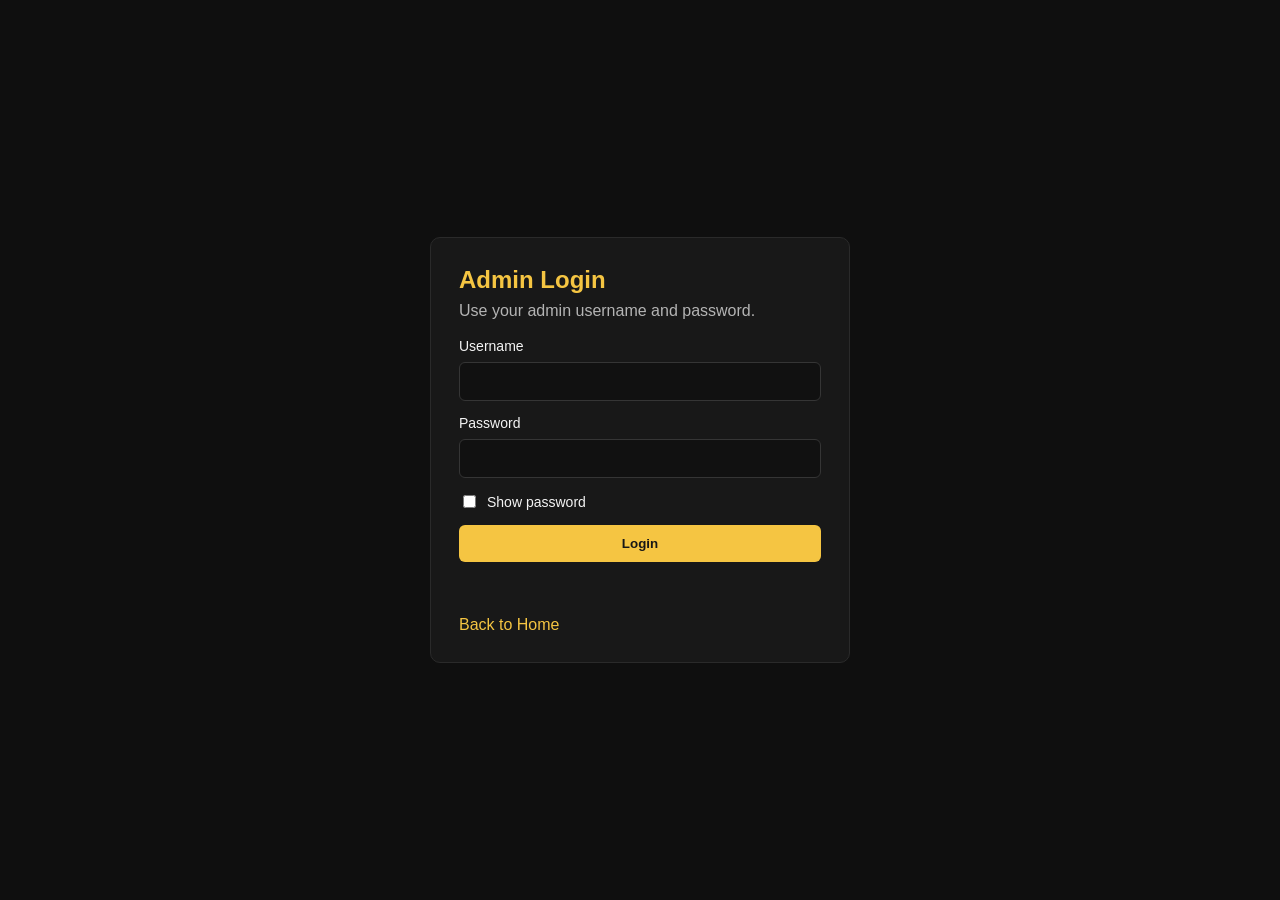
<file: frontend/admin-login.html>
<!DOCTYPE html>
<html lang="en">
<head>
  <meta charset="UTF-8">
  <meta name="viewport" content="width=device-width, initial-scale=1.0">
  <title>Admin Login | Cake Factory</title>
  <link rel="stylesheet" href="./assets/css/admin-login.css">
</head>
<body>
  <main class="admin-login-page">
    <section class="admin-login-card">
      <h1>Admin Login</h1>
      <p>Use your admin username and password.</p>

      <form id="adminLoginForm" novalidate>
        <label for="username">Username</label>
        <input id="username" type="text" required>

        <label for="password">Password</label>
        <input id="password" type="password" required>

        <label class="show-password">
          <input id="showPassword" type="checkbox">
          <span>Show password</span>
        </label>

        <button type="submit">Login</button>
        <p id="statusMessage" class="status-message" aria-live="polite"></p>
      </form>

      <a class="back-link" href="./index.html">Back to Home</a>
    </section>
  </main>

  <script src="./assets/js/admin-login.js"></script>
</body>
</html>
</file>
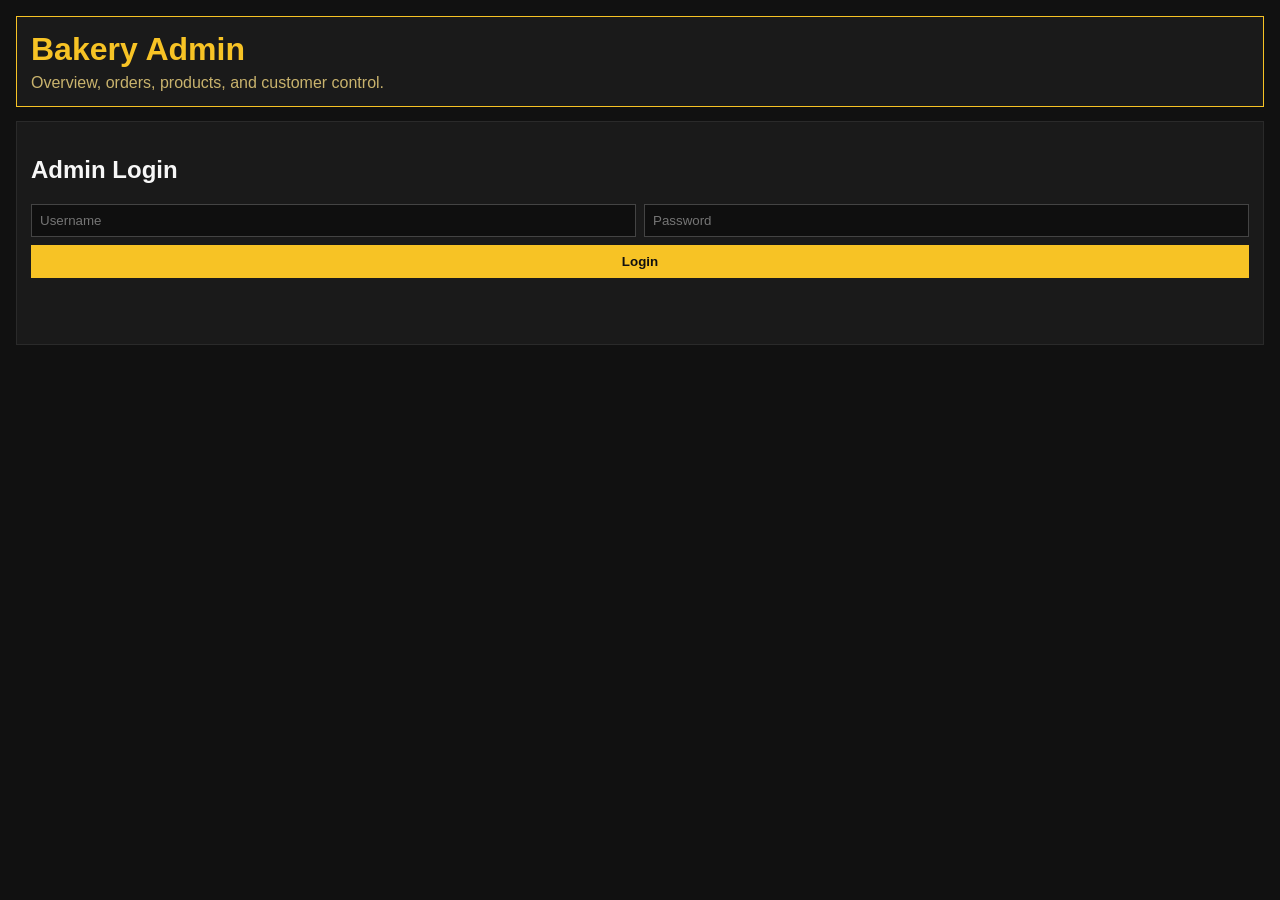
<file: src/main/resources/static/admin.html>
<!DOCTYPE html>
<html lang="en">
<head>
  <meta charset="UTF-8">
  <meta name="viewport" content="width=device-width, initial-scale=1.0">
  <title>Admin Panel | Cake Factory</title>
  <link rel="stylesheet" href="./assets/css/admin.css">
</head>
<body>
  <main class="shell">
    <header class="topbar">
      <h1>Bakery Admin</h1>
      <p>Overview, orders, products, and customer control.</p>
    </header>

    <nav id="admin-content-nav" class="panel hidden">
      <div class="nav-links">
        <a href="#overview">Overview</a>
        <a href="#operations">Operations</a>
        <a href="#products">Product Management</a>
        <a href="#customers">Customer Details</a>
        <a href="#reviews">Reviews</a>
        <button id="admin-logout-btn" class="btn" type="button">Logout</button>
      </div>
    </nav>

    <section id="admin-login-card" class="panel">
      <h2>Admin Login</h2>
      <form id="admin-login-form" class="grid two">
        <input id="admin-username" type="text" placeholder="Username" required>
        <input id="admin-password" type="password" placeholder="Password" required>
        <button class="btn primary full" type="submit">Login</button>
      </form>
      <p id="admin-login-status" class="status"></p>
    </section>

    <section id="admin-content" class="hidden">
      <section id="admin-notifications" class="panel">
        <div class="head">
          <button id="notification-toggle" class="notification-toggle" type="button" aria-expanded="false" aria-controls="notification-list">
            <h2>Notifications</h2>
            <span id="notification-count" class="badge">0</span>
            <span id="notification-caret" class="notification-caret">?</span>
          </button>
        </div>
        <div id="notification-list" class="notification-list hidden"></div>
      </section>

      <section id="overview" class="panel">
        <h2>Overview</h2>
        <div class="kpi-grid">
          <article><span>Active Products</span><strong id="kpi-products">0</strong></article>
          <article><span>Pending Orders</span><strong id="kpi-pending">0</strong></article>
          <article><span>Successful Orders</span><strong id="kpi-success">0</strong></article>
          <article><span>Reservations</span><strong id="kpi-reservations">0</strong></article>
        </div>
      </section>

      <section id="operations" class="panel">
        <div class="head">
          <h2>Operations</h2>
          <button id="refresh-orders" class="btn" type="button">Refresh</button>
        </div>
        <h3>Customer Orders</h3>
        <table><thead><tr><th>ID</th><th>Customer</th><th>Phone</th><th>Order Items</th><th>Total</th><th>Status</th><th>Pickup</th><th>Payment</th><th>Actions</th></tr></thead><tbody id="orders-table-body"></tbody></table>
        <h3>Reservations</h3>
        <table><thead><tr><th>ID</th><th>Name</th><th>Contact Number</th><th>Guests</th><th>Date</th><th>Time</th><th>Status</th><th>Actions</th></tr></thead><tbody id="reservations-table-body"></tbody></table>
        <h3 id="customize-orders-anchor">Customize Cake Orders</h3>
        <table>
          <thead>
            <tr>
              <th>ID</th>
              <th>Customer</th>
              <th>Contact</th>
              <th>Occasion</th>
              <th>Weight</th>
              <th>Layers</th>
              <th>Flavor</th>
              <th>Required Date</th>
              <th>Payment</th>
              <th>Specifications</th>
              <th>Note</th>
              <th>Reference</th>
              <th>Status</th>
              <th>Actions</th>
            </tr>
          </thead>
          <tbody id="custom-orders-table-body"></tbody>
        </table>
      </section>

      <section id="products" class="panel">
        <h2>Product Management</h2>
        <form id="add-product-form" class="grid">
          <label class="field"><span>Product Name</span><input id="product-name" type="text" required></label>
          <label class="field"><span>Category</span><select id="product-category" required>
            <option value="Butter Cakes">Butter Cakes</option>
            <option value="Signature Cakes">Signature Cakes</option>
            <option value="Cake Pieces">Cake Pieces</option>
          </select></label>
          <label class="field"><span>Flavour</span><select id="product-flavour" required></select></label>
          <label class="field"><span>Price</span><input id="product-price" type="number" min="1" step="0.01" required></label>
          <label class="field"><span>Rating</span><input id="product-rating" type="number" min="0" max="5" step="0.1" value="4.5" required></label>
          <label class="field"><span>Stock</span><input id="product-stock" type="number" min="0" value="0" required></label>
          <label class="field full"><span>Image URL</span><input id="product-image-url" type="text" placeholder="Use URL or upload photo below"></label>
          <label class="field full"><span>Upload Photo (PNG/JPG)</span><input id="product-image-file" type="file" accept=".png,.jpg,.jpeg,image/png,image/jpeg"></label>
          <label class="field full"><span>Description</span><textarea id="product-description" rows="2" required></textarea></label>
          <button class="btn primary full" type="submit">Add New Product</button>
        </form>
        <p id="add-product-status" class="status"></p>
        <h3>Edit Product Details</h3>
        <form id="edit-product-form" class="grid">
          <label class="field full"><span>Select Product</span><select id="edit-product-select" required></select></label>
          <label class="field"><span>Product Name</span><input id="edit-product-name" type="text" required></label>
          <label class="field"><span>Category</span><select id="edit-product-category" required>
            <option value="Butter Cakes">Butter Cakes</option>
            <option value="Signature Cakes">Signature Cakes</option>
            <option value="Cake Pieces">Cake Pieces</option>
          </select></label>
          <label class="field"><span>Flavour</span><select id="edit-product-flavour" required></select></label>
          <label class="field"><span>Price</span><input id="edit-product-price" type="number" min="1" step="0.01" required></label>
          <label class="field"><span>Rating</span><input id="edit-product-rating" type="number" min="0" max="5" step="0.1" required></label>
          <label class="field"><span>Stock</span><input id="edit-product-stock" type="number" min="0" required></label>
          <label class="field full"><span>Image URL</span><input id="edit-product-image-url" type="text" placeholder="Use URL or upload photo below"></label>
          <label class="field full"><span>Upload Photo (PNG/JPG)</span><input id="edit-product-image-file" type="file" accept=".png,.jpg,.jpeg,image/png,image/jpeg"></label>
          <label class="field full"><span>Description</span><textarea id="edit-product-description" rows="2" required></textarea></label>
          <button class="btn primary full" type="submit">Save Product</button>
          <button id="toggle-product-visibility-btn" class="btn full" type="button">Hide Product</button>
          <button id="delete-product-btn" class="btn danger full" type="button">Delete Product</button>
        </form>
        <p id="edit-product-status" class="status"></p>
      </section>

      <section id="customers" class="panel">
        <h2>Customer Details</h2>
        <div class="split">
          <div>
            <table><thead><tr><th>ID</th><th>Name</th><th>Email</th><th>Status</th><th>Actions</th></tr></thead><tbody id="customers-table-body"></tbody></table>
          </div>
          <div>
            <h3 id="customer-details-title">Select Customer</h3>
            <h4>Pending Orders</h4>
            <table><thead><tr><th>ID</th><th>Total</th><th>Date</th></tr></thead><tbody id="customer-pending-orders"></tbody></table>
            <h4>Successful Orders</h4>
            <table><thead><tr><th>ID</th><th>Total</th><th>Date</th></tr></thead><tbody id="customer-success-orders"></tbody></table>
          </div>
        </div>
      </section>

      <section id="reviews" class="panel">
        <div class="head">
          <h2>Customer Reviews</h2>
          <button id="refresh-reviews" class="btn" type="button">Refresh</button>
        </div>
        <table>
          <thead>
            <tr>
              <th>ID</th>
              <th>Customer</th>
              <th>Date</th>
              <th>Review</th>
              <th>Status</th>
              <th>Actions</th>
            </tr>
          </thead>
          <tbody id="reviews-table-body"></tbody>
        </table>
      </section>
    </section>
  </main>
  <div id="admin-toast-container" class="toast-container" aria-live="polite" aria-atomic="true"></div>
  <script src="./assets/js/admin.js"></script>
</body>
</html>
</file>
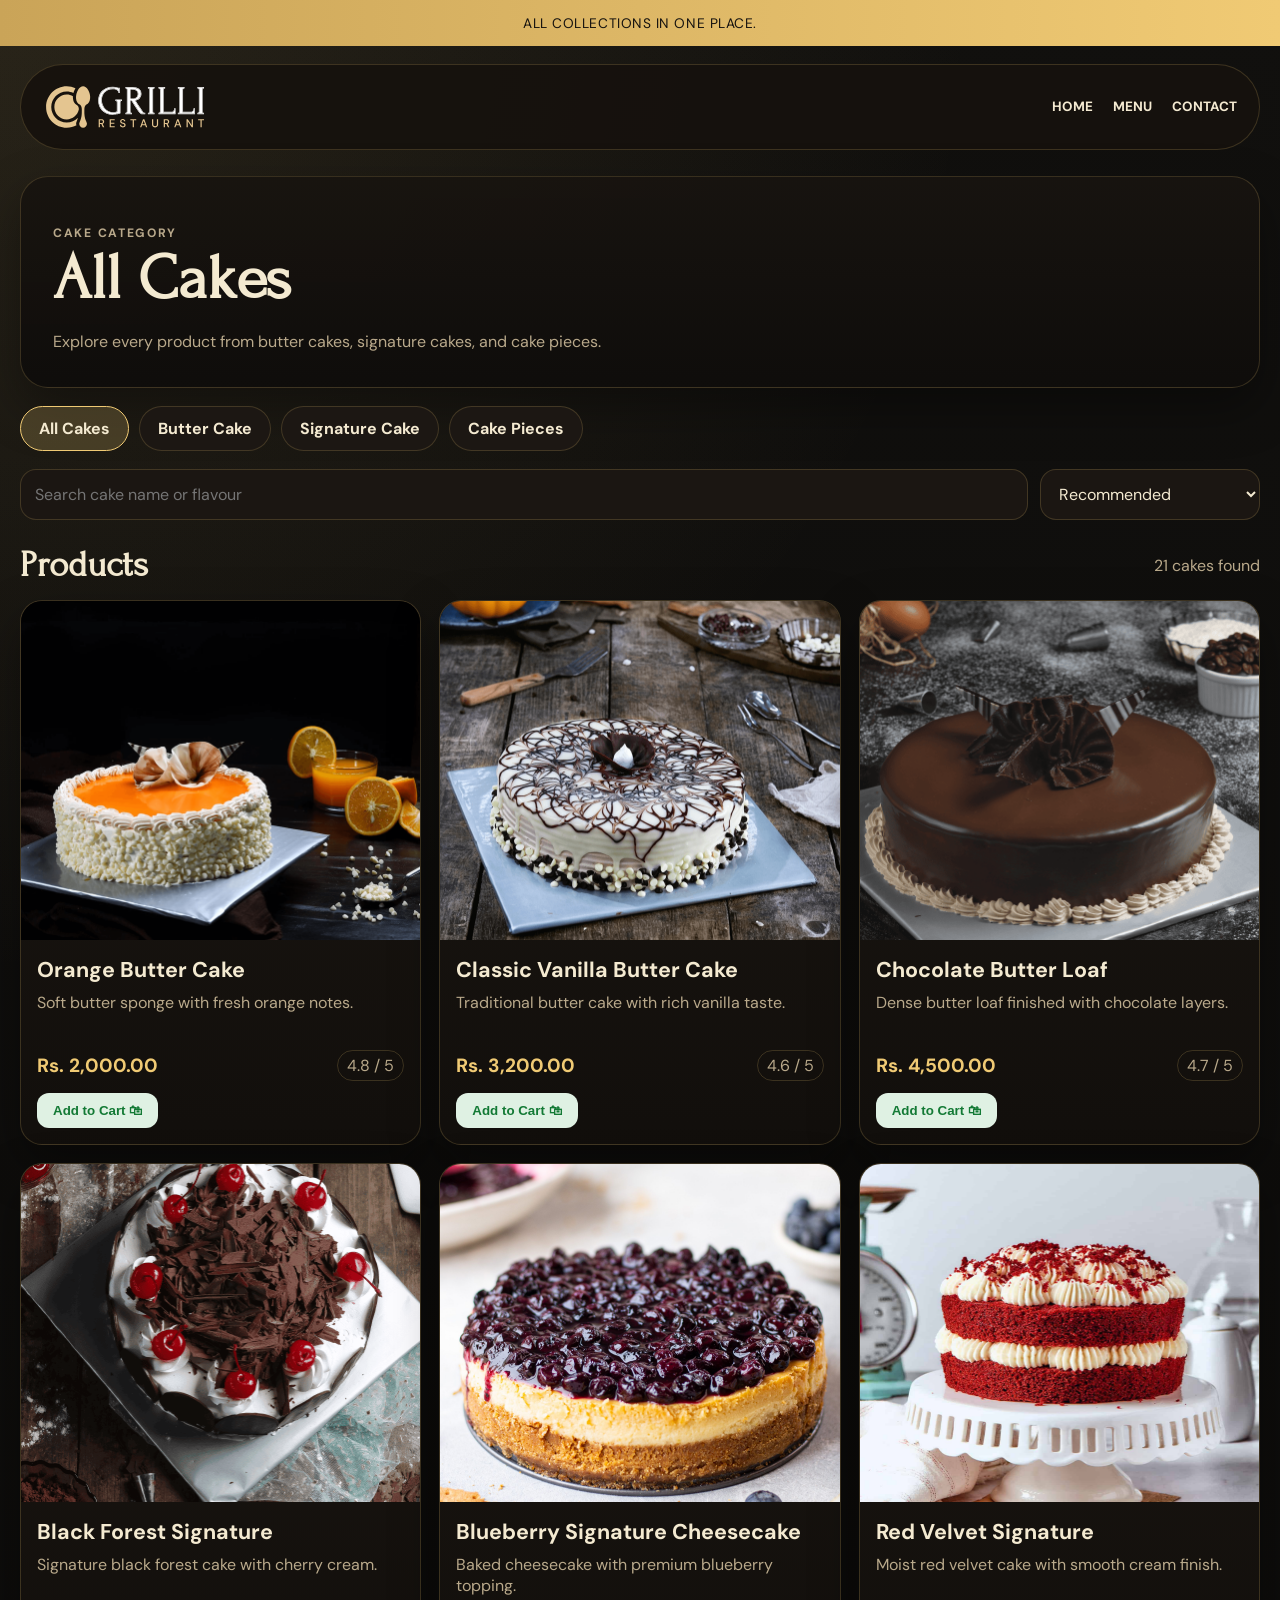
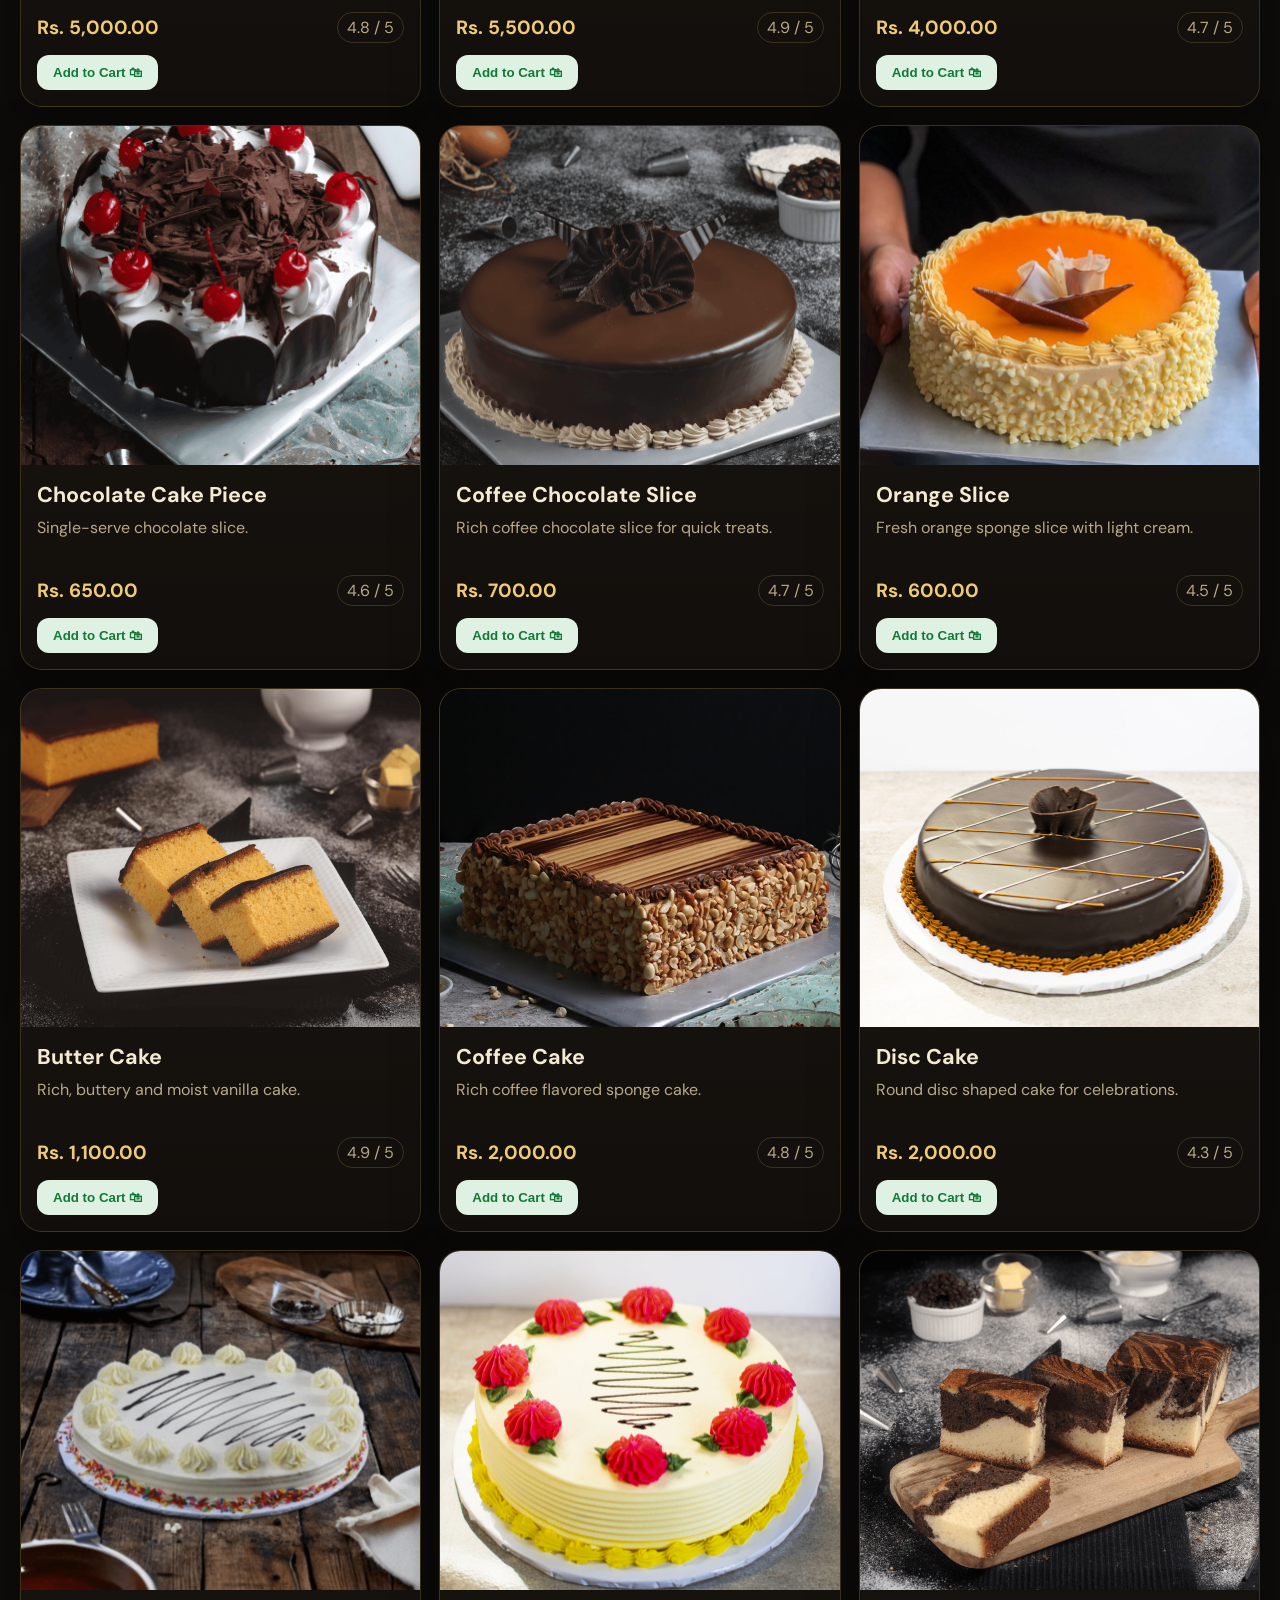
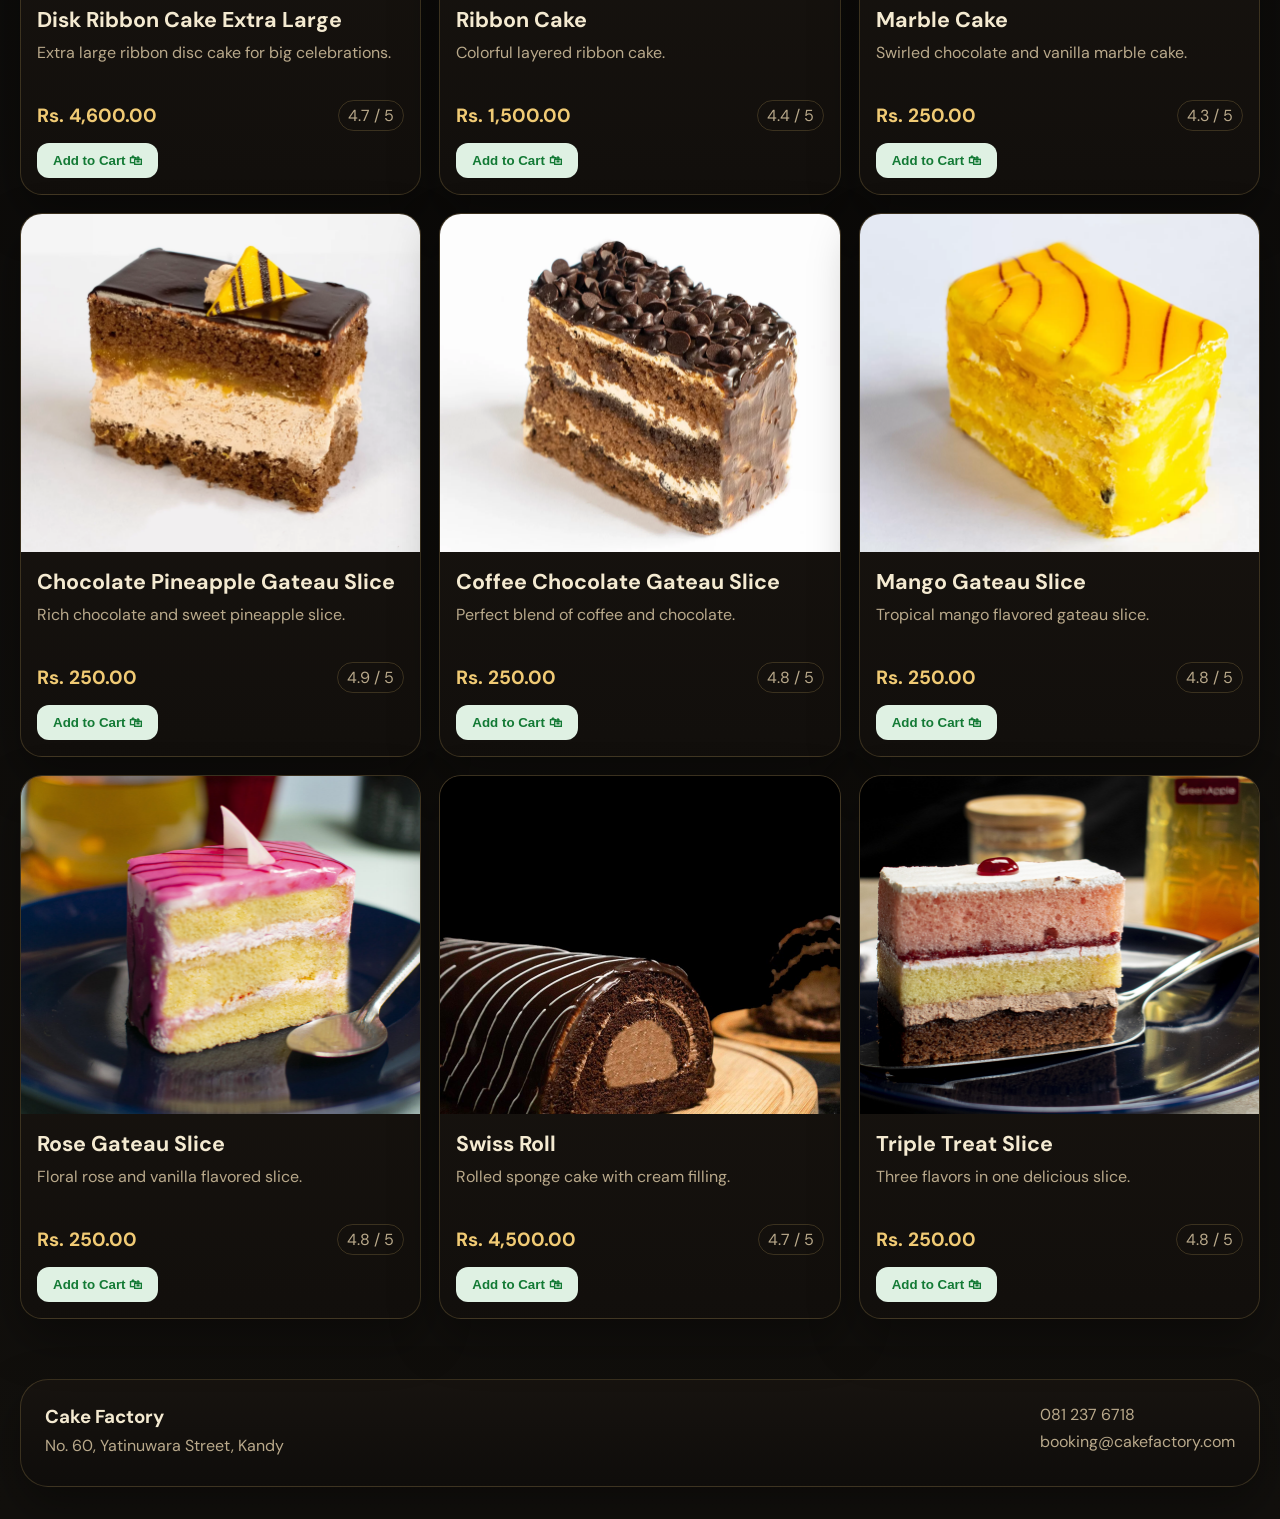
<file: src/main/resources/static/all-cakes.html>
<!DOCTYPE html>
<html lang="en">
<head>
  <meta charset="UTF-8">
  <meta name="viewport" content="width=device-width, initial-scale=1.0">
  <title>All Cakes | Cake Factory</title>
  <link rel="preconnect" href="https://fonts.googleapis.com">
  <link rel="preconnect" href="https://fonts.gstatic.com" crossorigin>
  <link href="https://fonts.googleapis.com/css2?family=DM+Sans:wght@400;500;700&family=Forum&display=swap" rel="stylesheet">
  <link rel="stylesheet" href="./assets/css/all-cakes.css">
</head>
<body>
<div class="page-shell">
  <header class="topbar"><p>All collections in one place.</p></header>

  <nav class="navbar">
    <a class="brand" href="./index.html"><img src="./assets/images/logo.svg" alt="Cake Factory logo"></a>
    <div class="nav-links">
      <a href="./index.html">Home</a>
      <a href="./menu.html">Menu</a>
      <a href="#footer">Contact</a>
    </div>
  </nav>

  <main class="catalog-page">
    <section class="hero">
      <p class="eyebrow">Cake Category</p>
      <h1>All Cakes</h1>
      <p>Explore every product from butter cakes, signature cakes, and cake pieces.</p>
    </section>

    <section class="category-strip">
      <a class="category-pill active" href="./all-cakes.html">All Cakes</a>
      <a class="category-pill" href="./butter-cakes.html">Butter Cake</a>
      <a class="category-pill" href="./signature-cakes.html">Signature Cake</a>
      <a class="category-pill" href="./cake-pieces.html">Cake Pieces</a>
    </section>

    <section class="tools">
      <input id="search-input" type="search" placeholder="Search cake name or flavour">
      <select id="sort-select">
        <option value="default">Recommended</option>
        <option value="price-low">Price: Low to High</option>
        <option value="price-high">Price: High to Low</option>
        <option value="rating-high">Rating: High to Low</option>
        <option value="name">Name: A to Z</option>
      </select>
    </section>

    <section>
      <div class="catalog-head">
        <h2>Products</h2>
        <p id="result-count">0 cakes found</p>
      </div>
      <div class="product-grid" id="product-grid"></div>
    </section>
  </main>

  <footer class="footer" id="footer">
    <div>
      <h3>Cake Factory</h3>
      <p>No. 60, Yatinuwara Street, Kandy</p>
    </div>
    <div>
      <p>081 237 6718</p>
      <p>booking@cakefactory.com</p>
    </div>
  </footer>
</div>

<script src="./assets/js/session-guard.js"></script>
<script src="./assets/js/all-cakes.js"></script>
</body>
</html>
</file>
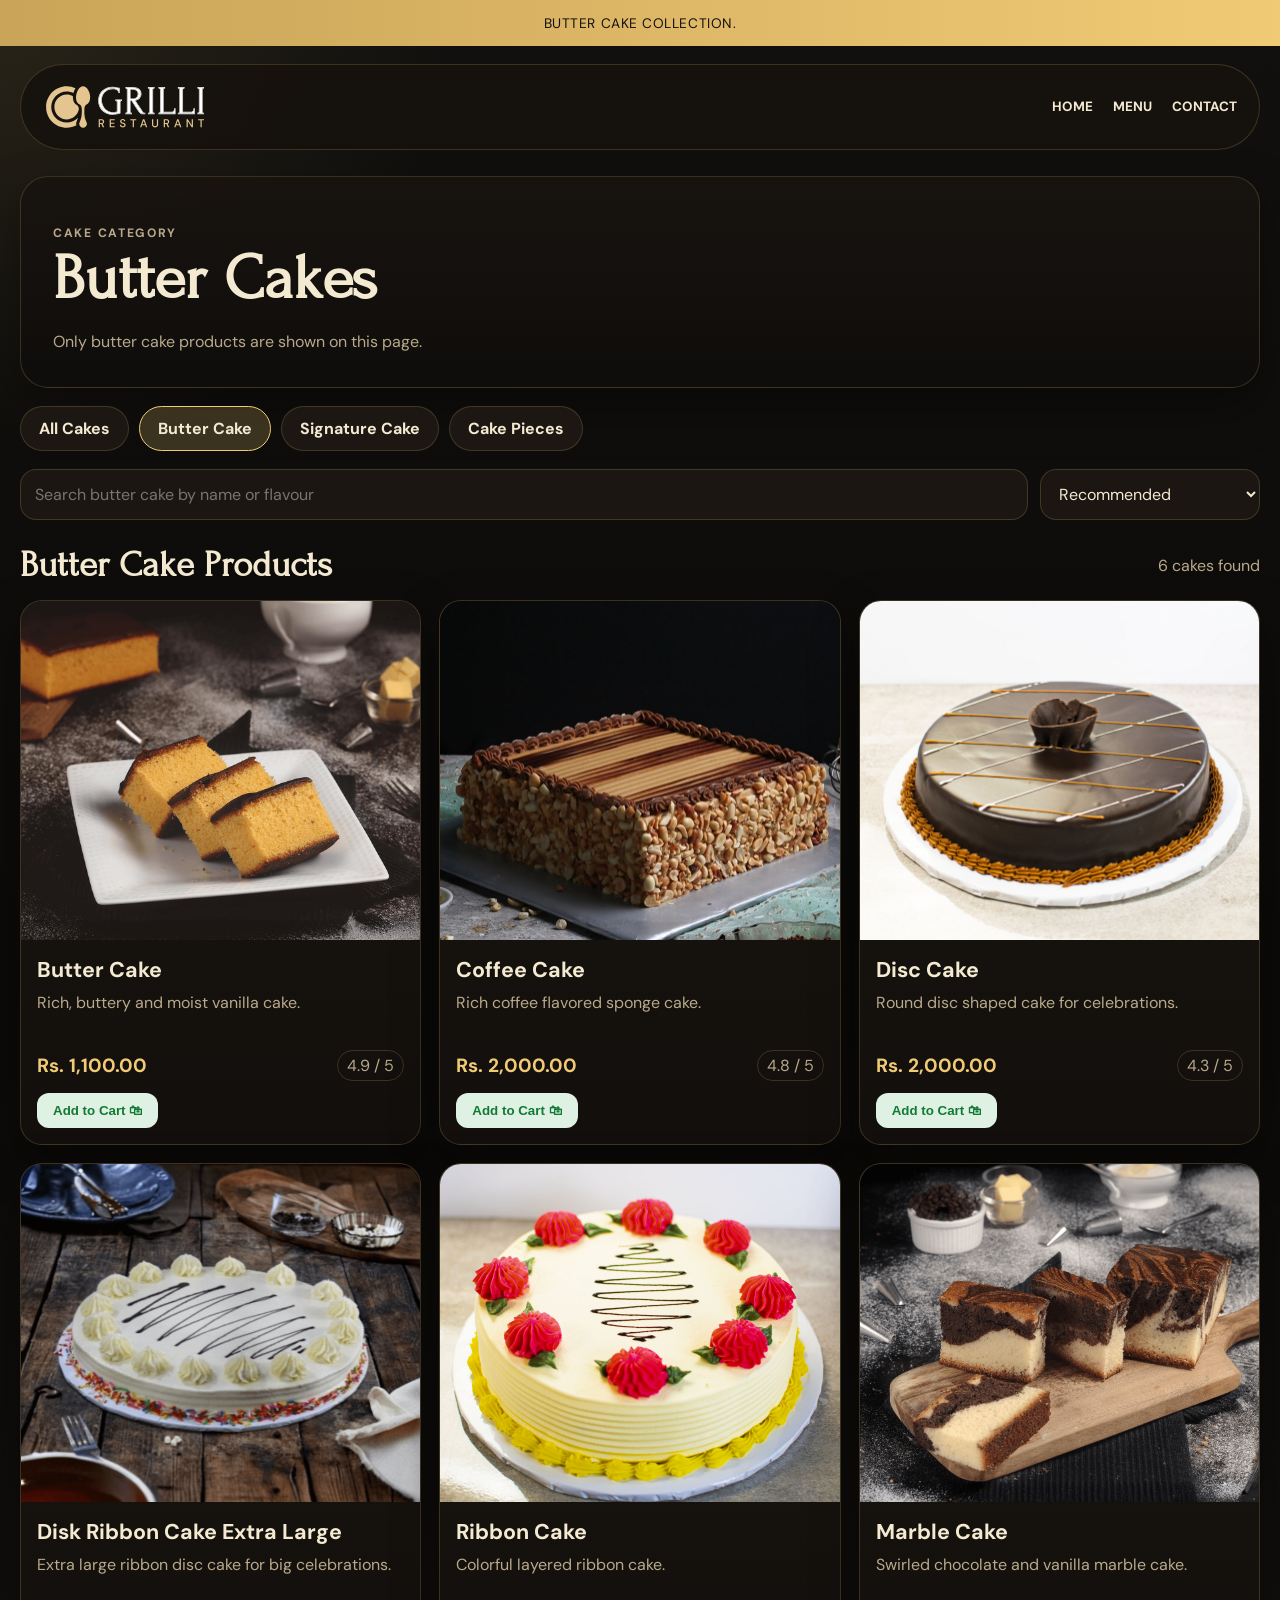
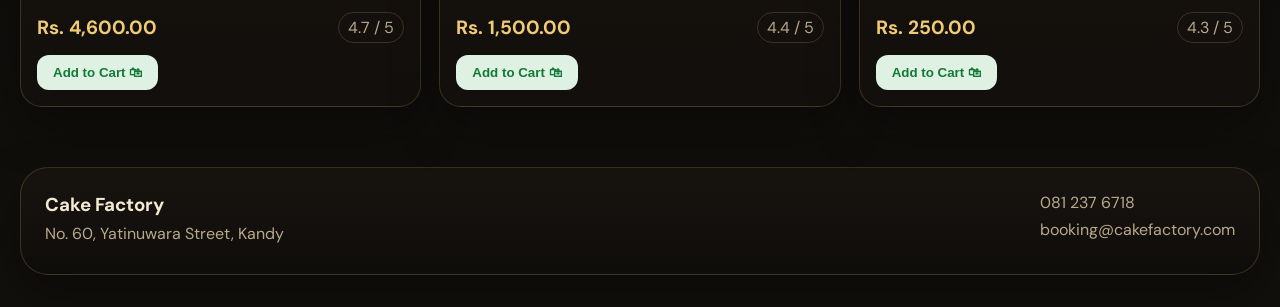
<file: src/main/resources/static/butter-cakes.html>
<!DOCTYPE html>
<html lang="en">
<head>
  <meta charset="UTF-8">
  <meta name="viewport" content="width=device-width, initial-scale=1.0">
  <title>Butter Cakes | Cake Factory</title>
  <link rel="preconnect" href="https://fonts.googleapis.com">
  <link rel="preconnect" href="https://fonts.gstatic.com" crossorigin>
  <link href="https://fonts.googleapis.com/css2?family=DM+Sans:wght@400;500;700&family=Forum&display=swap" rel="stylesheet">
  <link rel="stylesheet" href="./assets/css/butter-cakes.css">
</head>
<body>
<div class="page-shell">
  <header class="topbar"><p>Butter cake collection.</p></header>

  <nav class="navbar">
    <a class="brand" href="./index.html"><img src="./assets/images/logo.svg" alt="Cake Factory logo"></a>
    <div class="nav-links">
      <a href="./index.html">Home</a>
      <a href="./menu.html">Menu</a>
      <a href="#footer">Contact</a>
    </div>
  </nav>

  <main class="catalog-page">
    <section class="hero">
      <p class="eyebrow">Cake Category</p>
      <h1>Butter Cakes</h1>
      <p>Only butter cake products are shown on this page.</p>
    </section>

    <section class="category-strip">
      <a class="category-pill" href="./all-cakes.html">All Cakes</a>
      <a class="category-pill active" href="./butter-cakes.html">Butter Cake</a>
      <a class="category-pill" href="./signature-cakes.html">Signature Cake</a>
      <a class="category-pill" href="./cake-pieces.html">Cake Pieces</a>
    </section>

    <section class="tools">
      <input id="search-input" type="search" placeholder="Search butter cake by name or flavour">
      <select id="sort-select">
        <option value="default">Recommended</option>
        <option value="price-low">Price: Low to High</option>
        <option value="price-high">Price: High to Low</option>
        <option value="rating-high">Rating: High to Low</option>
        <option value="name">Name: A to Z</option>
      </select>
    </section>

    <section>
      <div class="catalog-head">
        <h2>Butter Cake Products</h2>
        <p id="result-count">0 cakes found</p>
      </div>
      <div class="product-grid" id="product-grid"></div>
    </section>
  </main>

  <footer class="footer" id="footer">
    <div>
      <h3>Cake Factory</h3>
      <p>No. 60, Yatinuwara Street, Kandy</p>
    </div>
    <div>
      <p>081 237 6718</p>
      <p>booking@cakefactory.com</p>
    </div>
  </footer>
</div>

<script src="./assets/js/session-guard.js"></script>
<script src="./assets/js/butter-cakes.js"></script>
</body>
</html>
</file>
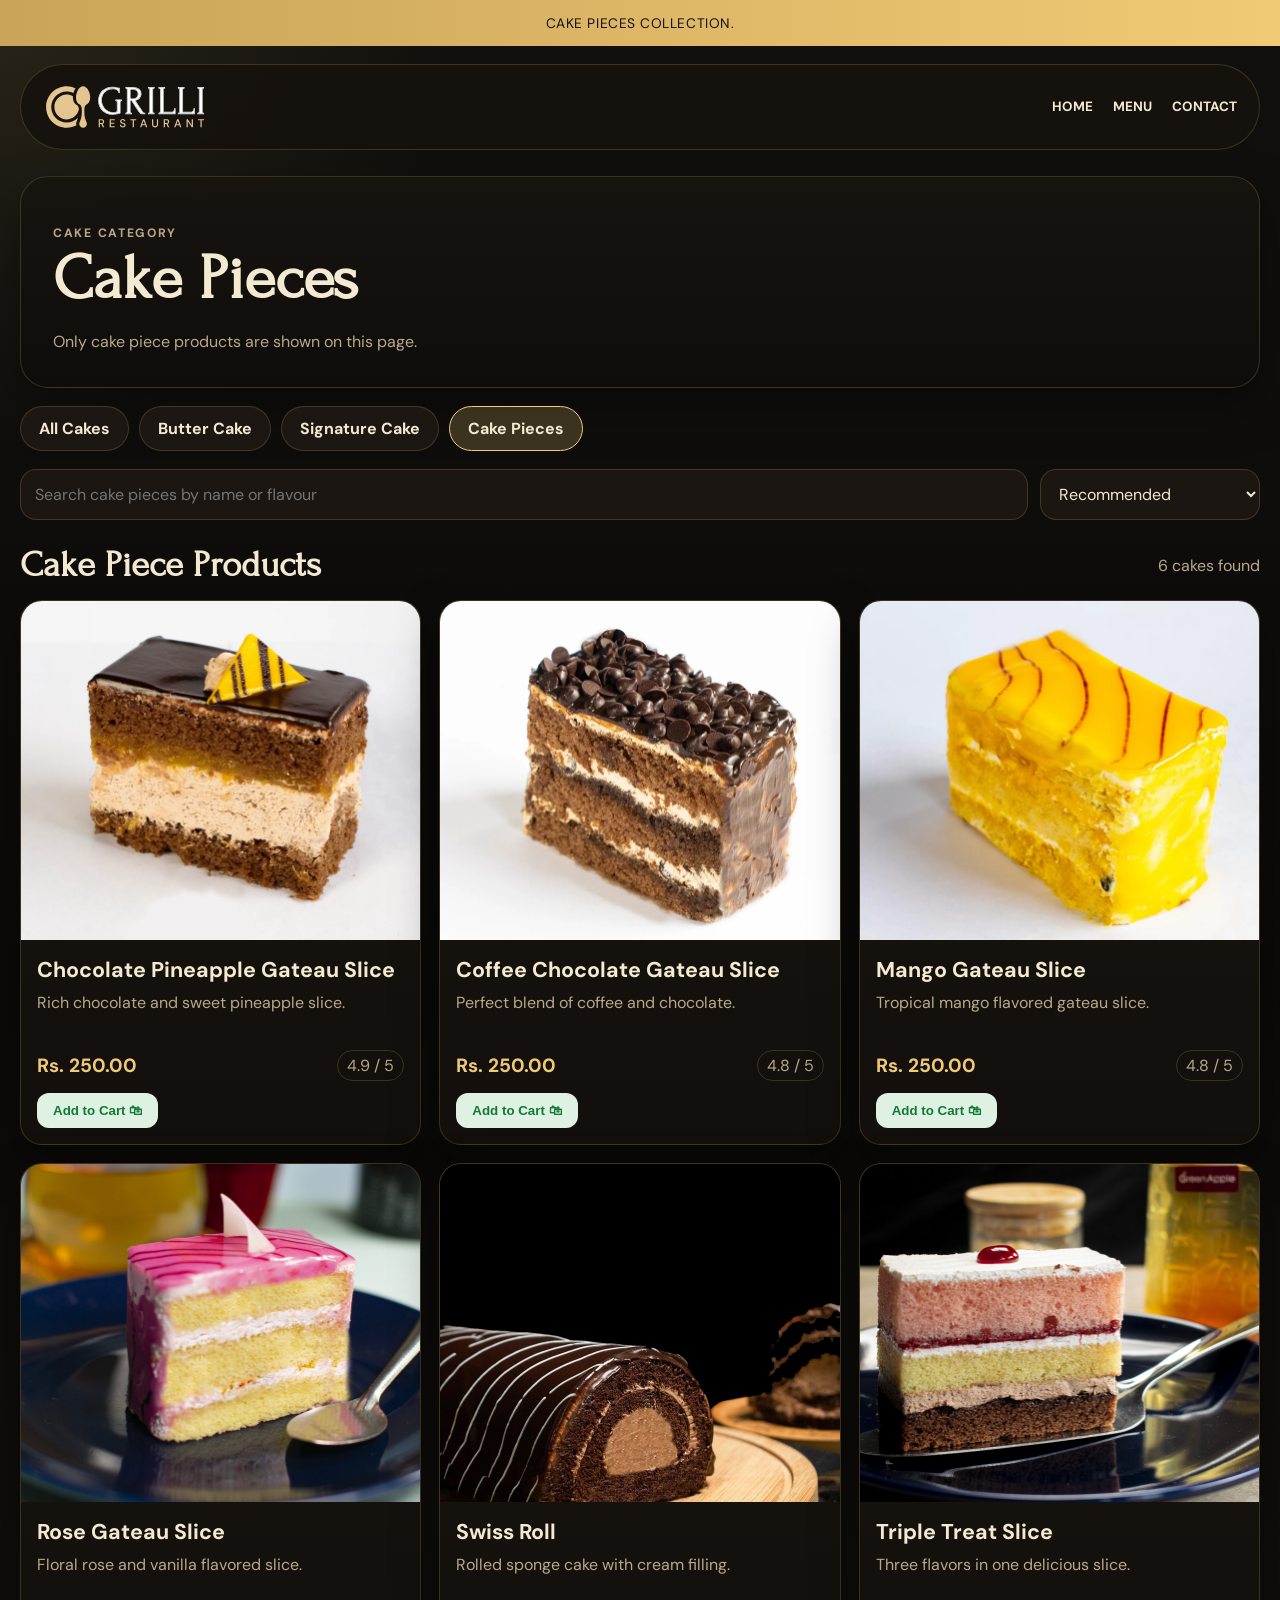
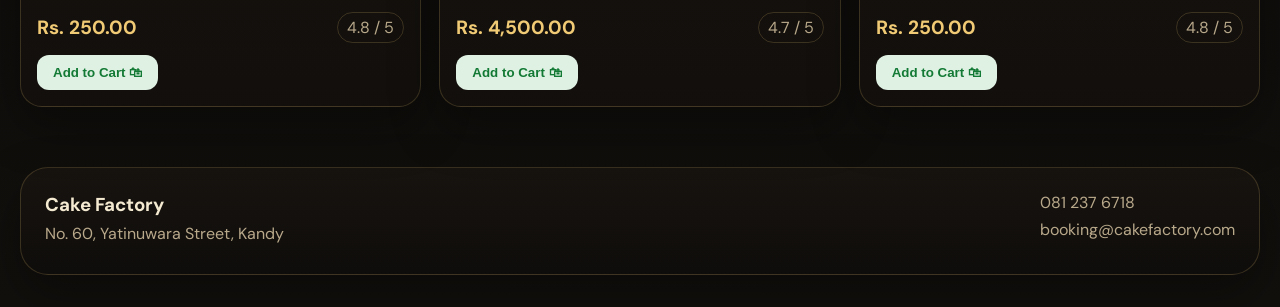
<file: src/main/resources/static/cake-pieces.html>
<!DOCTYPE html>
<html lang="en">
<head>
  <meta charset="UTF-8">
  <meta name="viewport" content="width=device-width, initial-scale=1.0">
  <title>Cake Pieces | Cake Factory</title>
  <link rel="preconnect" href="https://fonts.googleapis.com">
  <link rel="preconnect" href="https://fonts.gstatic.com" crossorigin>
  <link href="https://fonts.googleapis.com/css2?family=DM+Sans:wght@400;500;700&family=Forum&display=swap" rel="stylesheet">
  <link rel="stylesheet" href="./assets/css/cake-pieces.css">
</head>
<body>
<div class="page-shell">
  <header class="topbar"><p>Cake pieces collection.</p></header>

  <nav class="navbar">
    <a class="brand" href="./index.html"><img src="./assets/images/logo.svg" alt="Cake Factory logo"></a>
    <div class="nav-links">
      <a href="./index.html">Home</a>
      <a href="./menu.html">Menu</a>
      <a href="#footer">Contact</a>
    </div>
  </nav>

  <main class="catalog-page">
    <section class="hero">
      <p class="eyebrow">Cake Category</p>
      <h1>Cake Pieces</h1>
      <p>Only cake piece products are shown on this page.</p>
    </section>

    <section class="category-strip">
      <a class="category-pill" href="./all-cakes.html">All Cakes</a>
      <a class="category-pill" href="./butter-cakes.html">Butter Cake</a>
      <a class="category-pill" href="./signature-cakes.html">Signature Cake</a>
      <a class="category-pill active" href="./cake-pieces.html">Cake Pieces</a>
    </section>

    <section class="tools">
      <input id="search-input" type="search" placeholder="Search cake pieces by name or flavour">
      <select id="sort-select">
        <option value="default">Recommended</option>
        <option value="price-low">Price: Low to High</option>
        <option value="price-high">Price: High to Low</option>
        <option value="rating-high">Rating: High to Low</option>
        <option value="name">Name: A to Z</option>
      </select>
    </section>

    <section>
      <div class="catalog-head">
        <h2>Cake Piece Products</h2>
        <p id="result-count">0 cakes found</p>
      </div>
      <div class="product-grid" id="product-grid"></div>
    </section>
  </main>

  <footer class="footer" id="footer">
    <div>
      <h3>Cake Factory</h3>
      <p>No. 60, Yatinuwara Street, Kandy</p>
    </div>
    <div>
      <p>081 237 6718</p>
      <p>booking@cakefactory.com</p>
    </div>
  </footer>
</div>

<script src="./assets/js/session-guard.js"></script>
<script src="./assets/js/cake-pieces.js"></script>
</body>
</html>
</file>
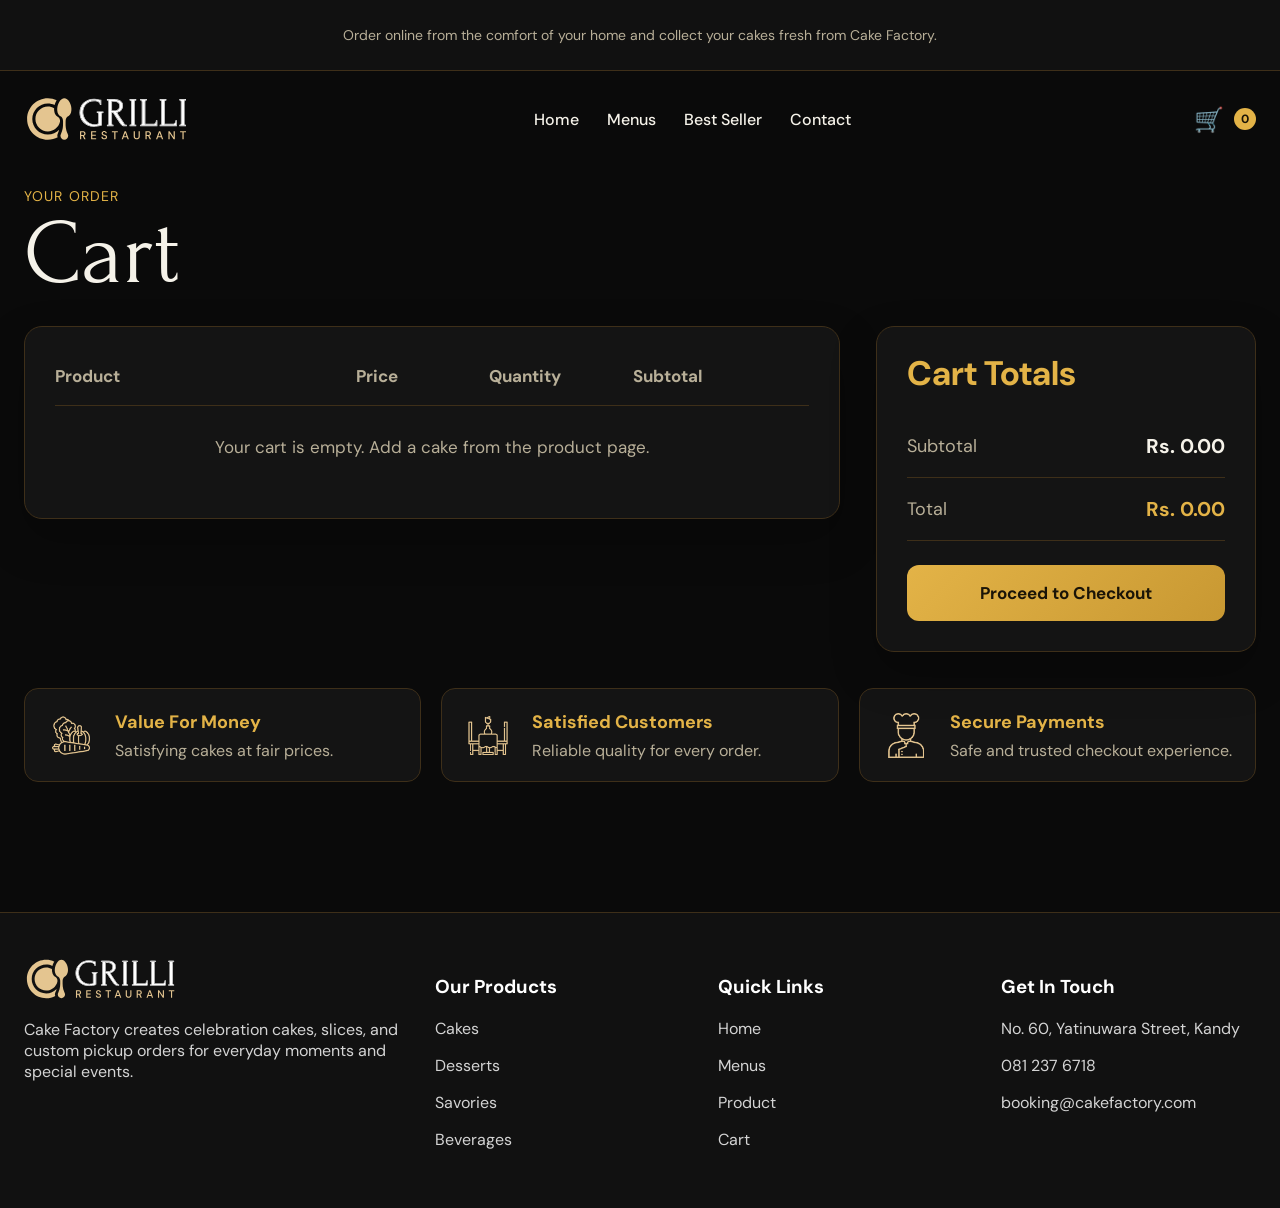
<file: src/main/resources/static/cart.html>
<!DOCTYPE html>
<html lang="en">
<head>
  <meta charset="UTF-8">
  <meta name="viewport" content="width=device-width, initial-scale=1.0">
  <title>Cart | Cake Factory</title>
  <link rel="preconnect" href="https://fonts.googleapis.com">
  <link rel="preconnect" href="https://fonts.gstatic.com" crossorigin>
  <link href="https://fonts.googleapis.com/css2?family=DM+Sans:wght@400;500;700&family=Forum&display=swap" rel="stylesheet">
  <link rel="stylesheet" href="./assets/css/cart.css">
</head>
<body>
<div class="page-shell">
  <header class="announcement-bar">
    <p>Order online from the comfort of your home and collect your cakes fresh from Cake Factory.</p>
  </header>

  <nav class="navbar">
    <a class="brand" href="./index.html">
      <img src="./assets/images/logo.svg" alt="Cake Factory logo">
    </a>

    <div class="nav-links">
      <a href="./index.html">Home</a>
      <a href="./menu.html">Menus</a>
      <a href="./product.html?id=4">Best Seller</a>
      <a href="#footer-contact">Contact</a>
    </div>

    <a class="cart-indicator" href="./cart.html" aria-label="Open cart">
      <span class="cart-icon">&#128722;</span>
      <span class="cart-count" id="nav-cart-count">0</span>
    </a>
  </nav>

  <main class="cart-page">
    <section class="page-title">
      <p class="eyebrow">Your Order</p>
      <h1>Cart</h1>
    </section>

    <section class="cart-layout">
      <div class="cart-main-card">
        <div class="pending-order-panel is-hidden" id="pending-order-panel"></div>

        <div class="cart-table-head">
          <span>Product</span>
          <span>Price</span>
          <span>Quantity</span>
          <span>Subtotal</span>
          <span></span>
        </div>

        <div class="cart-list" id="cart-list"></div>

<!--        <div class="coupon-panel">-->
<!--          <h2>Apply Coupon</h2>-->
<!--          <div class="coupon-form">-->
<!--            <input id="coupon-input" type="text" placeholder="Enter coupon code">-->
<!--            <button id="coupon-apply" type="button">Apply</button>-->
<!--          </div>-->
<!--          <p id="coupon-message">No coupons available at this time.</p>-->
<!--        </div>-->
      </div>

      <aside class="cart-summary-card" id="cart-summary">
        <h2>Cart Totals</h2>

        <div class="summary-row">
          <span>Subtotal</span>
          <strong id="summary-subtotal">Rs. 0.00</strong>
        </div>

        <div class="summary-row total">
          <span>Total</span>
          <strong id="summary-total">Rs. 0.00</strong>
        </div>

        <a class="checkout-btn" href="./login.html?next=./checkout.html">Proceed to Checkout</a>
      </aside>
    </section>

    <section class="benefits-row">
      <article class="benefit-card">
        <img src="./assets/images/features-icon-1.png" alt="Value icon">
        <div>
          <h3>Value For Money</h3>
          <p>Satisfying cakes at fair prices.</p>
        </div>
      </article>

      <article class="benefit-card">
        <img src="./assets/images/features-icon-2.png" alt="Quality icon">
        <div>
          <h3>Satisfied Customers</h3>
          <p>Reliable quality for every order.</p>
        </div>
      </article>

      <article class="benefit-card">
        <img src="./assets/images/features-icon-3.png" alt="Security icon">
        <div>
          <h3>Secure Payments</h3>
          <p>Safe and trusted checkout experience.</p>
        </div>
      </article>
    </section>

<!--    <section class="newsletter-panel">-->
<!--      <div class="newsletter-copy">-->
<!--        <h2>Subscribe to our news alerts</h2>-->
<!--        <div class="newsletter-form">-->
<!--          <input type="email" placeholder="Enter your email address">-->
<!--          <button type="button">Subscribe</button>-->
<!--        </div>-->
<!--      </div>-->

<!--      <img src="./assets/images/Coffee-Chocolate-Gateau.png" alt="Chocolate cake">-->
<!--    </section>-->
  </main>


  <footer class="footer" id="footer-contact">
    <div class="footer-brand">
      <img src="./assets/images/logo.svg" alt="Cake Factory logo">
      <p>Cake Factory creates celebration cakes, slices, and custom pickup orders for everyday moments and special events.</p>
    </div>

    <div>
      <h3>Our Products</h3>
      <p>Cakes</p>
      <p>Desserts</p>
      <p>Savories</p>
      <p>Beverages</p>
    </div>

    <div>
      <h3>Quick Links</h3>
      <p><a href="./index.html">Home</a></p>
      <p><a href="./menu.html">Menus</a></p>
      <p><a href="./product.html?id=4">Product</a></p>
      <p><a href="./cart.html">Cart</a></p>
    </div>

    <div>
      <h3>Get In Touch</h3>
      <p>No. 60, Yatinuwara Street, Kandy</p>
      <p>081 237 6718</p>
      <p>booking@cakefactory.com</p>
    </div>
  </footer>
    </div>

  <script src="./assets/js/session-guard.js"></script>
  <script src="./assets/js/cart.js"></script>
</body>
</html>
</file>
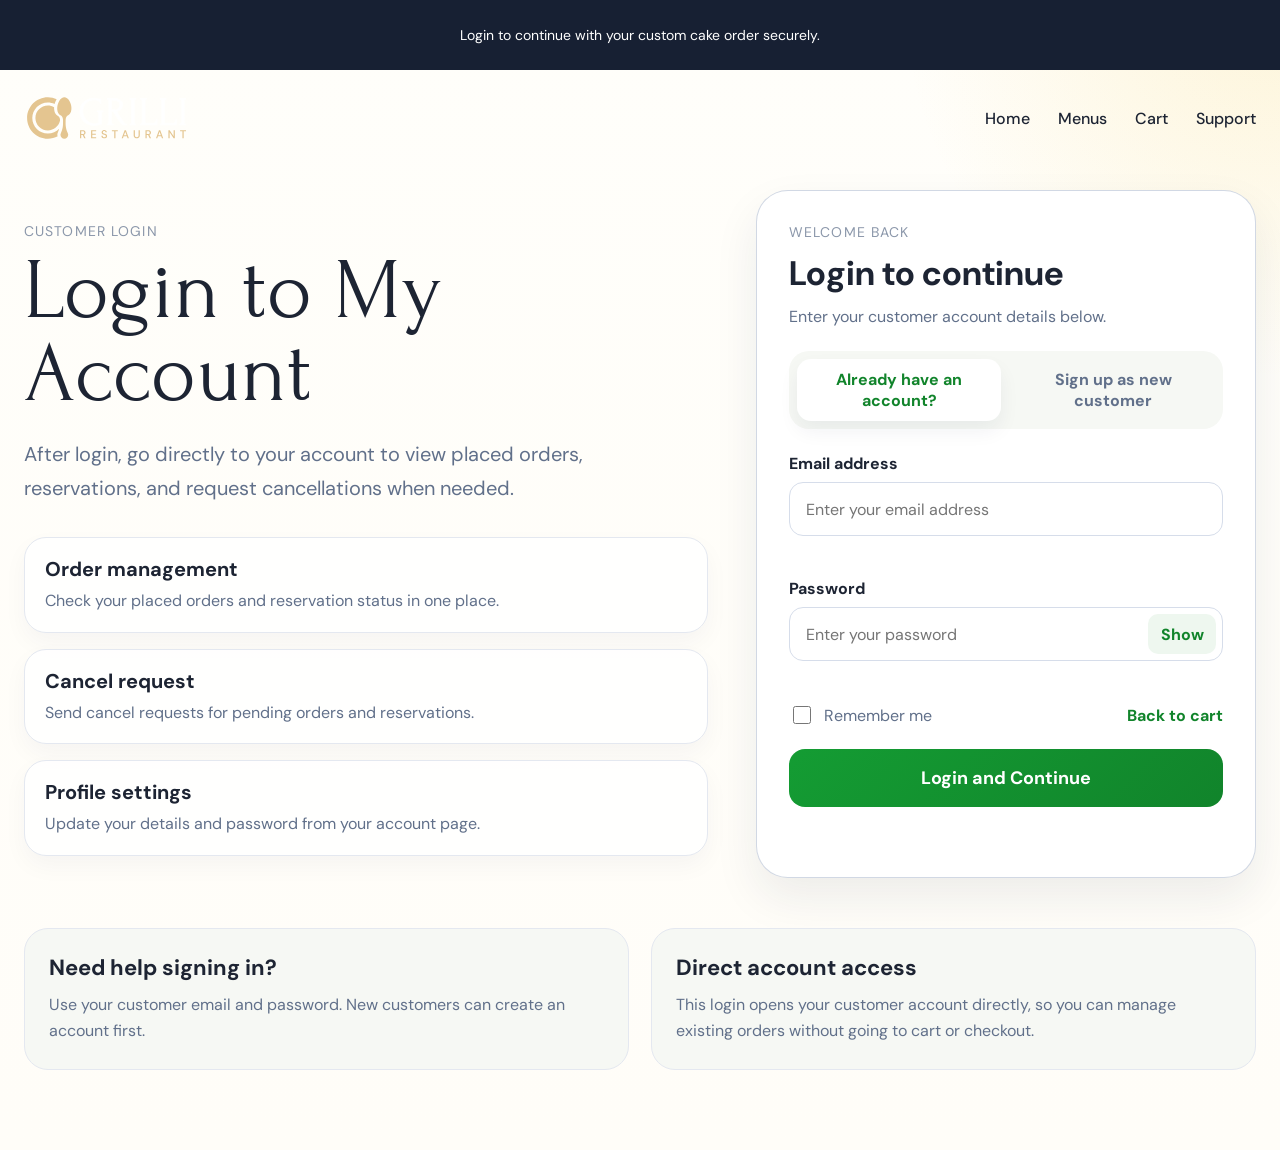
<file: src/main/resources/static/checkout.html>
<!DOCTYPE html>
<html lang="en">
<head>
  <meta charset="UTF-8">
  <meta name="viewport" content="width=device-width, initial-scale=1.0">
  <title>Checkout | Cake Factory</title>
  <link rel="preconnect" href="https://fonts.googleapis.com">
  <link rel="preconnect" href="https://fonts.gstatic.com" crossorigin>
  <link href="https://fonts.googleapis.com/css2?family=DM+Sans:wght@400;500;700&family=Forum&display=swap" rel="stylesheet">
  <link rel="stylesheet" href="./assets/css/checkout.css">
</head>
<body>
  <div class="page-shell">
    <header class="announcement-bar">
      <p>Complete your order details and confirm your pickup request.</p>
    </header>

    <nav class="navbar">
      <a class="brand" href="./index.html">
        <img src="./assets/images/logo.svg" alt="Cake Factory logo">
      </a>

      <div class="nav-links">
        <a href="./index.html">Home</a>
        <a href="./menu.html">Menus</a>
        <a href="./cart.html">Cart</a>
        <a id="my-account-link" href="./customer-account.html">My Account</a>
      </div>
    </nav>

    <main class="checkout-page">
      <section class="page-title">
        <p class="eyebrow">Final Step</p>
        <h1>Checkout</h1>
      </section>

      <section class="checkout-layout">
        <div class="checkout-main">
          <article class="checkout-card">
            <div class="card-head">
              <h2>Customer Details</h2>
              <button class="small-btn" id="logout-btn" type="button">Logout</button>
            </div>
            <div class="customer-grid">
              <div>
                <span class="label">Name</span>
                <strong id="customer-name">-</strong>
              </div>
              <div>
                <span class="label">Email</span>
                <strong id="customer-email">-</strong>
              </div>
              <div>
                <span class="label">Phone</span>
                <strong id="customer-phone">-</strong>
              </div>
              <div>
                <span class="label">Address</span>
                <strong id="customer-address">-</strong>
              </div>
            </div>
          </article>

          <article class="checkout-card">
            <div class="card-head">
              <h2>Pickup & Payment</h2>
            </div>

            <form id="checkout-form" novalidate>
              <div class="form-grid">
                <label class="field">
                  <span>Pickup date</span>
                  <input id="pickup-date" type="date">
                  <small id="pickup-date-error" class="error-text"></small>
                </label>

                <label class="field">
                  <span>Pickup time</span>
                  <select id="pickup-time">
                    <option value="">Select a time</option>
                    <option>09:00 AM</option>
                    <option>11:00 AM</option>
                    <option>01:00 PM</option>
                    <option>03:00 PM</option>
                    <option>05:00 PM</option>
                  </select>
                  <small id="pickup-time-error" class="error-text"></small>
                </label>
              </div>

              <div class="payment-options">
                <button class="payment-card active" type="button" data-payment="Pay at Pickup">Pay at Pickup</button>
                <button class="payment-card" type="button" data-payment="Card on Collection">Card on Collection</button>
                <button class="payment-card" type="button" data-payment="Home Delivery">Home Delivery</button>
              </div>

              <p id="checkout-status" class="status-message" aria-live="polite"></p>
              <button class="place-order-btn" type="submit">Confirm Checkout</button>
            </form>
          </article>
        </div>

        <aside class="summary-panel">
          <article class="summary-card">
            <h2>Order Summary</h2>
            <div class="summary-items" id="checkout-items"></div>

            <div class="summary-row">
              <span>Subtotal</span>
              <strong id="checkout-subtotal">Rs. 0.00</strong>
            </div>

            <div class="summary-row total">
              <span>Total</span>
              <strong id="checkout-total">Rs. 0.00</strong>
            </div>
          </article>
        </aside>
      </section>
    </main>
  </div>

  <script src="./assets/js/session-guard.js"></script>
  <script src="./assets/js/checkout.js"></script>
</body>
</html>
</file>
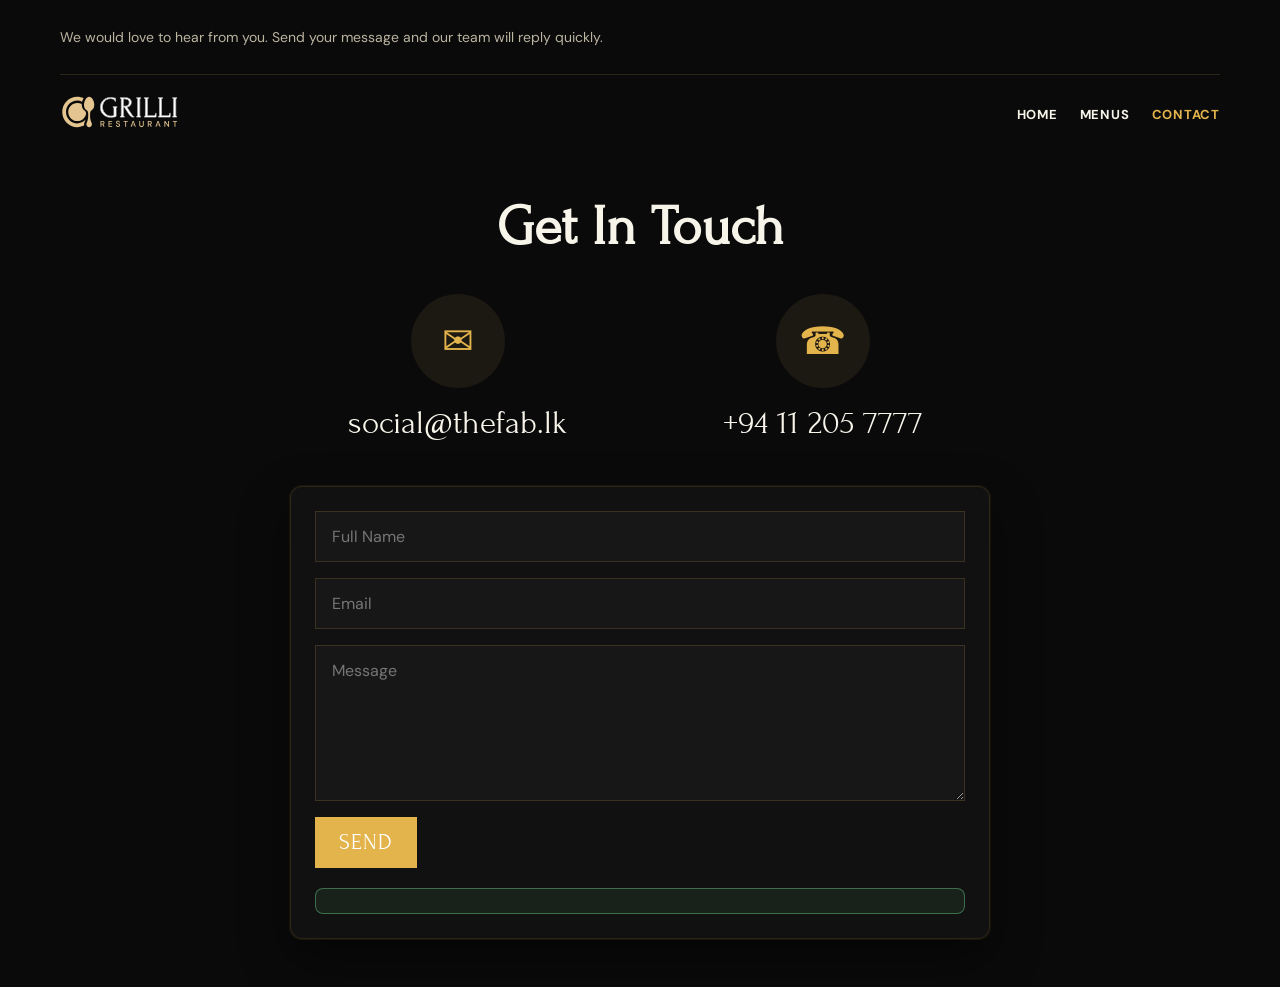
<file: src/main/resources/static/contact.html>
<!DOCTYPE html>
<html lang="en">
<head>
  <meta charset="UTF-8">
  <meta name="viewport" content="width=device-width, initial-scale=1.0">
  <title>Contact | Cake Factory</title>
  <link rel="preconnect" href="https://fonts.googleapis.com">
  <link rel="preconnect" href="https://fonts.gstatic.com" crossorigin>
  <link href="https://fonts.googleapis.com/css2?family=DM+Sans:wght@400;500;700&family=Forum&display=swap" rel="stylesheet">
  <link rel="stylesheet" href="./assets/css/contact.css">
</head>
<body>
<div class="page-shell">
  <header class="topbar">
    <p>We would love to hear from you. Send your message and our team will reply quickly.</p>
  </header>

  <nav class="navbar">
    <a class="brand" href="./index.html">
      <img src="./assets/images/logo.svg" alt="Cake Factory logo">
    </a>

    <div class="nav-links">
      <a href="./index.html" class="hover-underline"><span>Home</span></a>
      <a href="./menu.html" class="hover-underline"><span>Menus</span></a>
      <a href="./contact.html" class="hover-underline active"><span>Contact</span></a>
    </div>
  </nav>

  <main class="contact-page">
    <section class="contact-hero">
      <h1>Get In Touch</h1>

      <div class="contact-details">
        <article>
          <div class="icon-circle">&#9993;</div>
          <h3>social@thefab.lk</h3>
        </article>

        <article>
          <div class="icon-circle">&#9742;</div>
          <h3>+94 11 205 7777</h3>
        </article>
      </div>
    </section>

    <section class="contact-form-card">
      <form id="contactForm" novalidate>
        <input id="fullName" type="text" placeholder="Full Name" required>
        <input id="email" type="email" placeholder="Email" required>
        <textarea id="message" placeholder="Message" rows="6" required></textarea>

        <button type="submit">SEND</button>
        <p id="formMessage" class="form-message"></p>
      </form>
    </section>
  </main>
</div>

<script src="./assets/js/contact.js"></script>
</body>
</html>
</file>
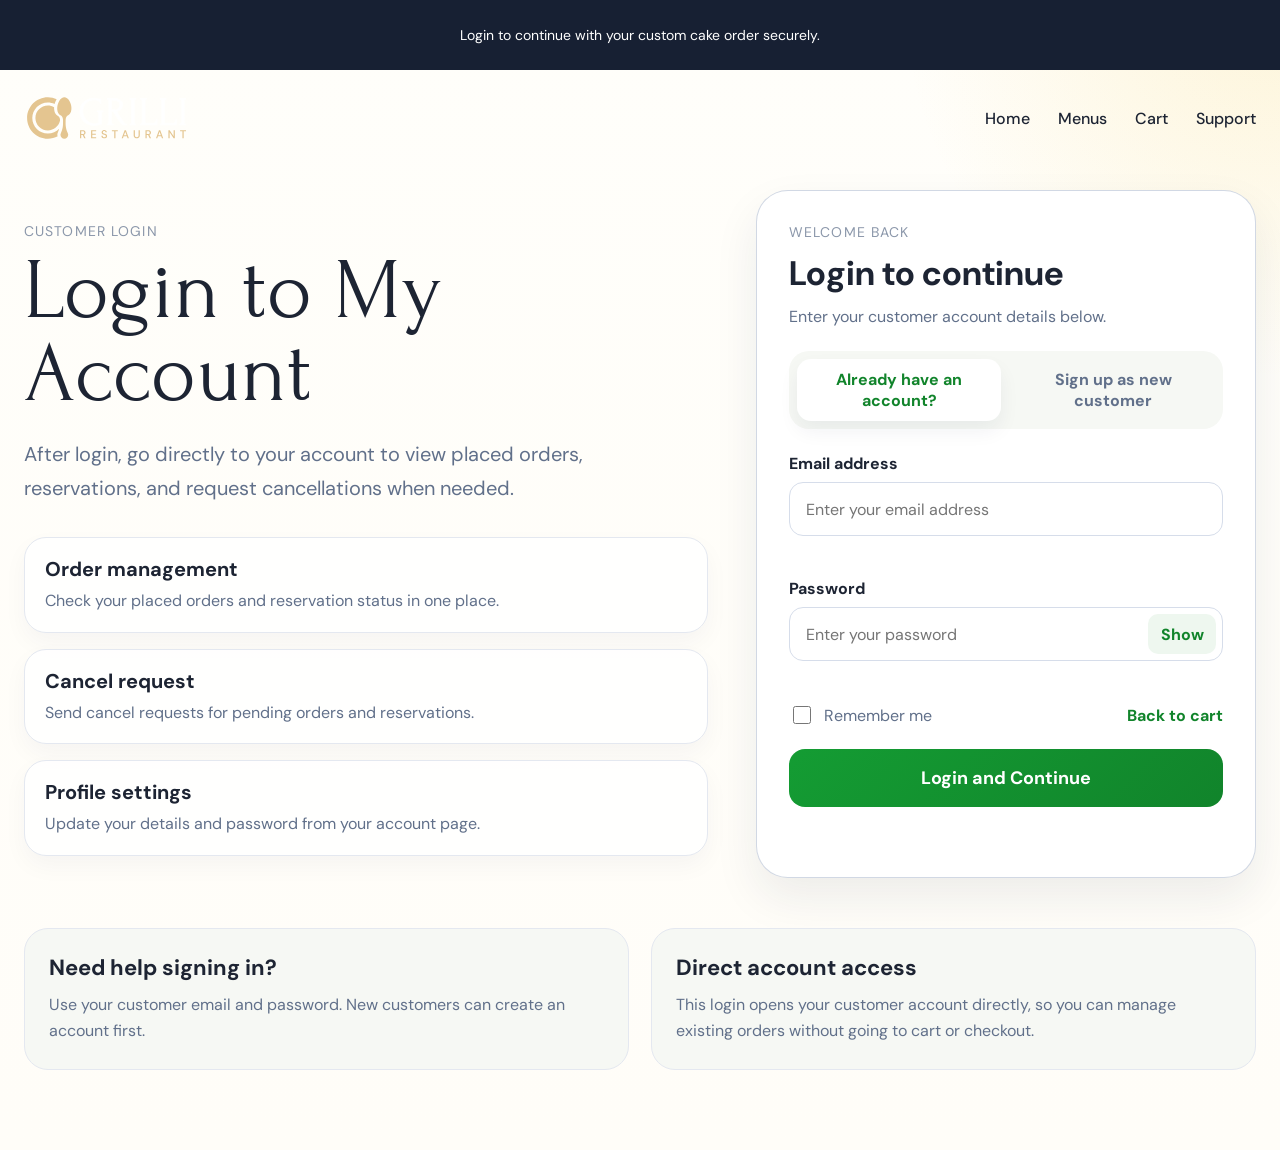
<file: src/main/resources/static/customer-account.html>
<!DOCTYPE html>
<html lang="en">
<head>
  <meta charset="UTF-8">
  <meta name="viewport" content="width=device-width, initial-scale=1.0">
  <title>My Account | Cake Factory</title>
  <link rel="preconnect" href="https://fonts.googleapis.com">
  <link rel="preconnect" href="https://fonts.gstatic.com" crossorigin>
  <link href="https://fonts.googleapis.com/css2?family=DM+Sans:wght@400;500;700&family=Forum&display=swap" rel="stylesheet">
  <link rel="stylesheet" href="./assets/css/customer-account.css">
</head>
<body>
<div class="page-shell">
  <header class="topbar">Manage your account, orders and reservations.</header>
  <nav class="navbar">
    <a class="brand" href="./index.html"><img src="./assets/images/logo.svg" alt="Cake Factory"></a>
    <div class="links">
      <a href="./index.html">Home</a>
      <a href="./menu.html">Menus</a>
      <a href="./customize-cake.html">Customize Cake</a>
      <a href="./checkout.html">Checkout</a>
      <button id="logoutBtn" class="logout-btn" type="button">Logout</button>
    </div>
  </nav>

  <main class="layout">
    <section class="card full">
      <div class="tabs">
        <button id="tab-orders" class="tab-btn active" type="button">My Orders</button>
        <button id="tab-reservations" class="tab-btn" type="button">Reservations</button>
        <button id="tab-customize" class="tab-btn" type="button">Customize Cakes</button>
        <button id="tab-reviews" class="tab-btn" type="button">My Reviews</button>
        <button id="tab-profile" class="tab-btn" type="button">Profile Settings</button>
      </div>

      <div id="panel-orders">
        <h2>My Orders</h2>
        <p class="muted">Pending and successful orders are shown separately. You can update quantity, phone, pickup date/time, and payment for pending orders.</p>
        <h3>Pending Orders</h3>
        <div id="ordersPendingList" class="list-wrap"></div>
        <h3>Successful Orders</h3>
        <div id="ordersSuccessfulList" class="list-wrap"></div>
      </div>

      <div id="panel-reservations" class="is-hidden">
        <h2>My Reservations</h2>
        <p class="muted">Need a date/time or guest count change? Update your reservation directly.</p>
        <h3>Reservations</h3>
        <div id="reservationsList" class="list-wrap"></div>
      </div>

      <div id="panel-customize" class="is-hidden">
        <h2>Customize Cake Requests</h2>
        <p class="muted">See pending and successful customize orders separately. Pending orders can be edited and updated again.</p>
        <h3>Pending Customize Orders</h3>
        <div id="customizePendingList" class="list-wrap"></div>
        <h3>Successful Customize Orders</h3>
        <div id="customizeSuccessfulList" class="list-wrap"></div>
        <h3>Cancelled Customize Orders</h3>
        <div id="customizeCancelledList" class="list-wrap"></div>
      </div>

      <div id="panel-reviews" class="is-hidden">
        <h2>My Reviews</h2>
        <p class="muted">Add your food review and edit it later.</p>
        <form id="reviewForm">
          <input id="reviewId" type="hidden">
          <label>Review
            <textarea id="reviewText" required placeholder="Write your review about our food"></textarea>
          </label>
          <button type="submit">Save Review</button>
        </form>
        <p id="reviewStatus" class="status"></p>
        <h3>Your Reviews</h3>
        <div id="reviewsList" class="list-wrap"></div>
      </div>

      <div id="panel-profile" class="is-hidden">
        <div class="profile-grid">
          <section class="profile-card">
            <h2>Update Profile</h2>
            <form id="profileForm">
              <label>Full Name <input id="name" type="text" required></label>
              <label>Email (read only) <input id="email" type="email" readonly></label>
              <label>Phone <input id="phone" type="tel" required></label>
              <label>Address <input id="address" type="text" required></label>
              <button type="submit">Save Profile</button>
            </form>
            <p id="profileStatus" class="status"></p>
          </section>

          <section class="profile-card">
            <h2>Change Password</h2>
            <form id="passwordForm">
              <label>Current Password <input id="currentPassword" type="password" required></label>
              <label>New Password <input id="newPassword" type="password" required></label>
              <label>Confirm New Password <input id="confirmPassword" type="password" required></label>
              <button type="submit">Update Password</button>
            </form>
            <p id="passwordStatus" class="status"></p>
          </section>
        </div>
      </div>
    </section>
  </main>
</div>

<div id="updateModal" class="modal is-hidden" role="dialog" aria-modal="true" aria-labelledby="updateModalTitle">
  <div class="modal-card">
    <h3 id="updateModalTitle">Update Request</h3>
    <p id="updateModalCopy" class="muted"></p>
    <form id="updateModalForm" class="modal-form"></form>
    <div class="modal-actions">
      <button id="updateModalCancel" type="button" class="btn-secondary">Cancel</button>
      <button id="updateModalSubmit" type="button">Update Order</button>
    </div>
  </div>
</div>

<script src="./assets/js/session-guard.js"></script>
<script src="./assets/js/customer-account.js"></script>
</body>
</html>
</file>
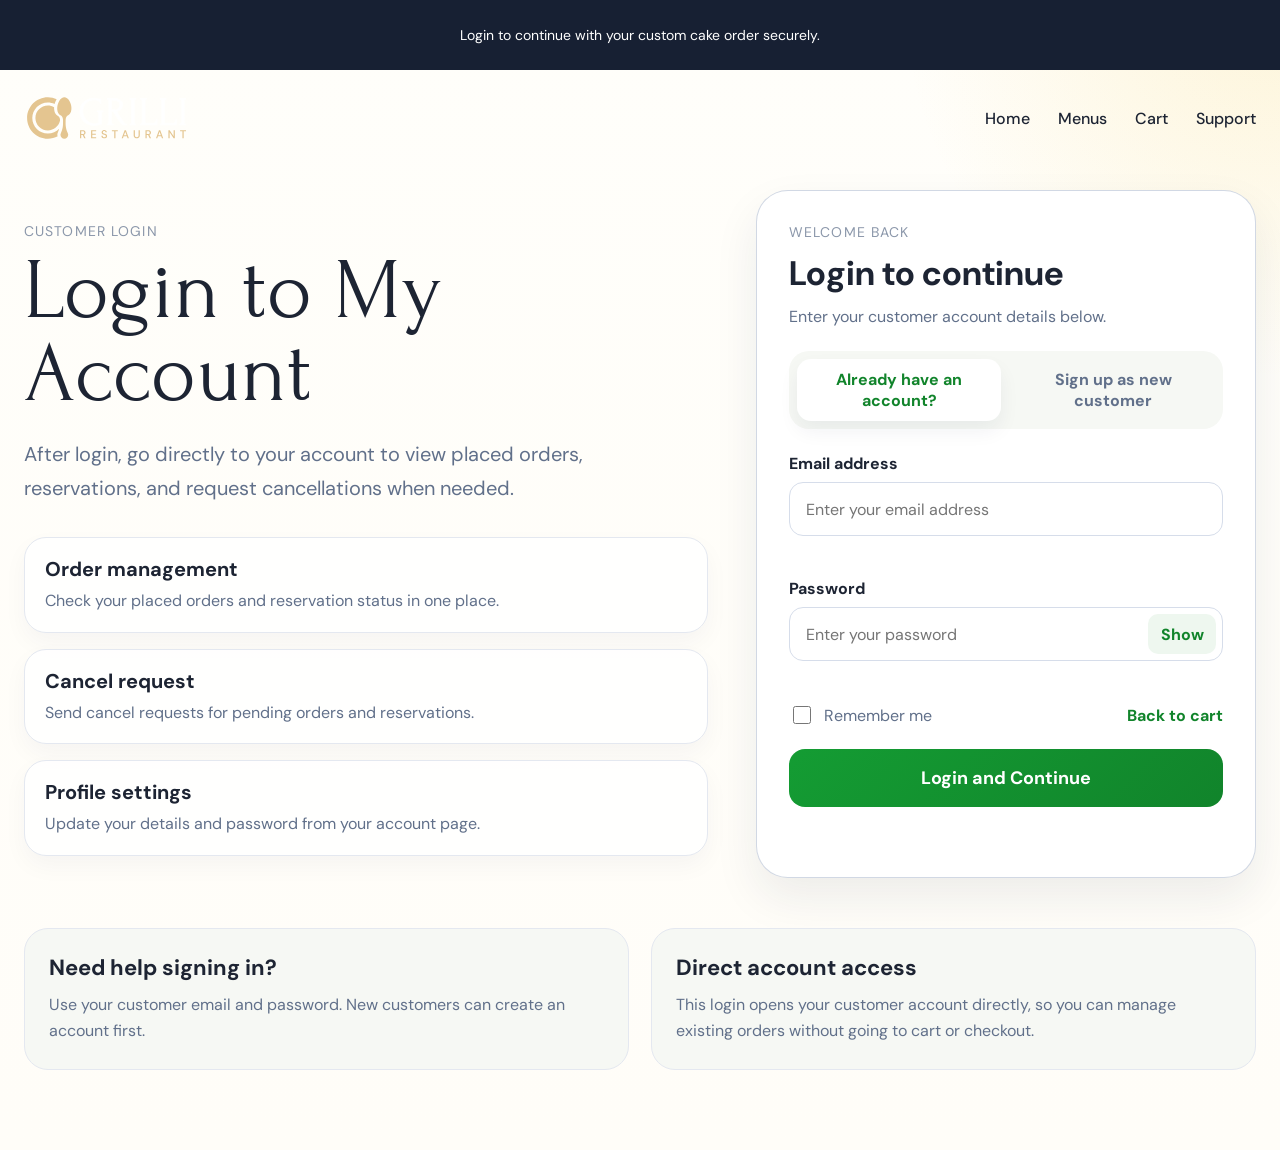
<file: src/main/resources/static/customize-cake.html>
<!DOCTYPE html>
<html lang="en">
<head>
  <meta charset="UTF-8">
  <meta name="viewport" content="width=device-width, initial-scale=1.0">
  <title>Customize Cake | Cake Factory</title>
  <link rel="preconnect" href="https://fonts.googleapis.com">
  <link rel="preconnect" href="https://fonts.gstatic.com" crossorigin>
  <link href="https://fonts.googleapis.com/css2?family=DM+Sans:wght@400;500;700&family=Forum&display=swap" rel="stylesheet">
  <link rel="stylesheet" href="./assets/css/customize-cake.css">
</head>
<body>
<div class="page-shell">
  <header class="topbar">Design your dream cake and place your custom request.</header>
  <nav class="navbar">
    <a class="brand" href="./index.html"><img src="./assets/images/logo.svg" alt="Cake Factory"></a>
    <div class="links">
      <a href="./index.html">Home</a>
      <a href="./menu.html">Menus</a>
      <a href="./customer-account.html">My Account</a>
    </div>
  </nav>

  <main class="layout">
    <section class="intro-card">
      <p class="eyebrow">Custom Orders</p>
      <h1>Customize Your Cake</h1>
      <p>Crafting sweet memories since 2005. Fill these details and place your request. Our team will contact you soon for final confirmation.</p>
      <ul>
        <li>Occasion and expected date</li>
        <li>Weight, layers and flavor preferences</li>
        <li>Design photo URL or image upload (optional)</li>
        <li>Payment method and additional notes</li>
      </ul>
    </section>

    <section class="form-card">
      <form id="customCakeForm" novalidate>
        <div class="grid">
          <label>Occasion
            <input id="occasion" type="text" placeholder="Birthday / Wedding / Anniversary" required>
          </label>
          <label>Weight
            <input id="weight" type="text" placeholder="1kg / 1.5kg / 2kg" required>
          </label>
          <label>Required Date
            <input id="requiredDate" type="date" required>
          </label>
          <label>Payment Method
            <select id="paymentMethod" required>
              <option value="">Select payment method</option>
              <option value="CARD">Card</option>
              <option value="COD">Cash on Delivery</option>
              <option value="BANK_TRANSFER">Bank Transfer</option>
            </select>
          </label>
          <label>Contact Number
            <input id="contactNumber" type="tel" placeholder="07XXXXXXXX" required>
          </label>
          <label>How Many Layers
            <input id="layers" type="number" min="1" max="8" value="1" required>
          </label>
          <label>Flavor Preference
            <input id="flavor" type="text" placeholder="Chocolate / Vanilla / Red Velvet">
          </label>
          <label>Design Photo URL (Optional)
            <input id="designPhotoUrl" type="url" placeholder="https://...">
          </label>
          <label>Upload Design Photo (Optional)
            <input id="designPhotoFile" type="file" accept="image/*">
          </label>
        </div>
        <label>Other Specifications
          <textarea id="specifications" rows="4" placeholder="Theme color, writing text, toppings, allergens..."></textarea>
        </label>
        <label>Note
          <textarea id="note" rows="3" placeholder="Any extra information"></textarea>
        </label>

        <button type="submit">Place Custom Order</button>
        <p id="statusMessage" class="status"></p>
      </form>
    </section>
  </main>
</div>

<script src="./assets/js/customize-cake.js"></script>
</body>
</html>
</file>
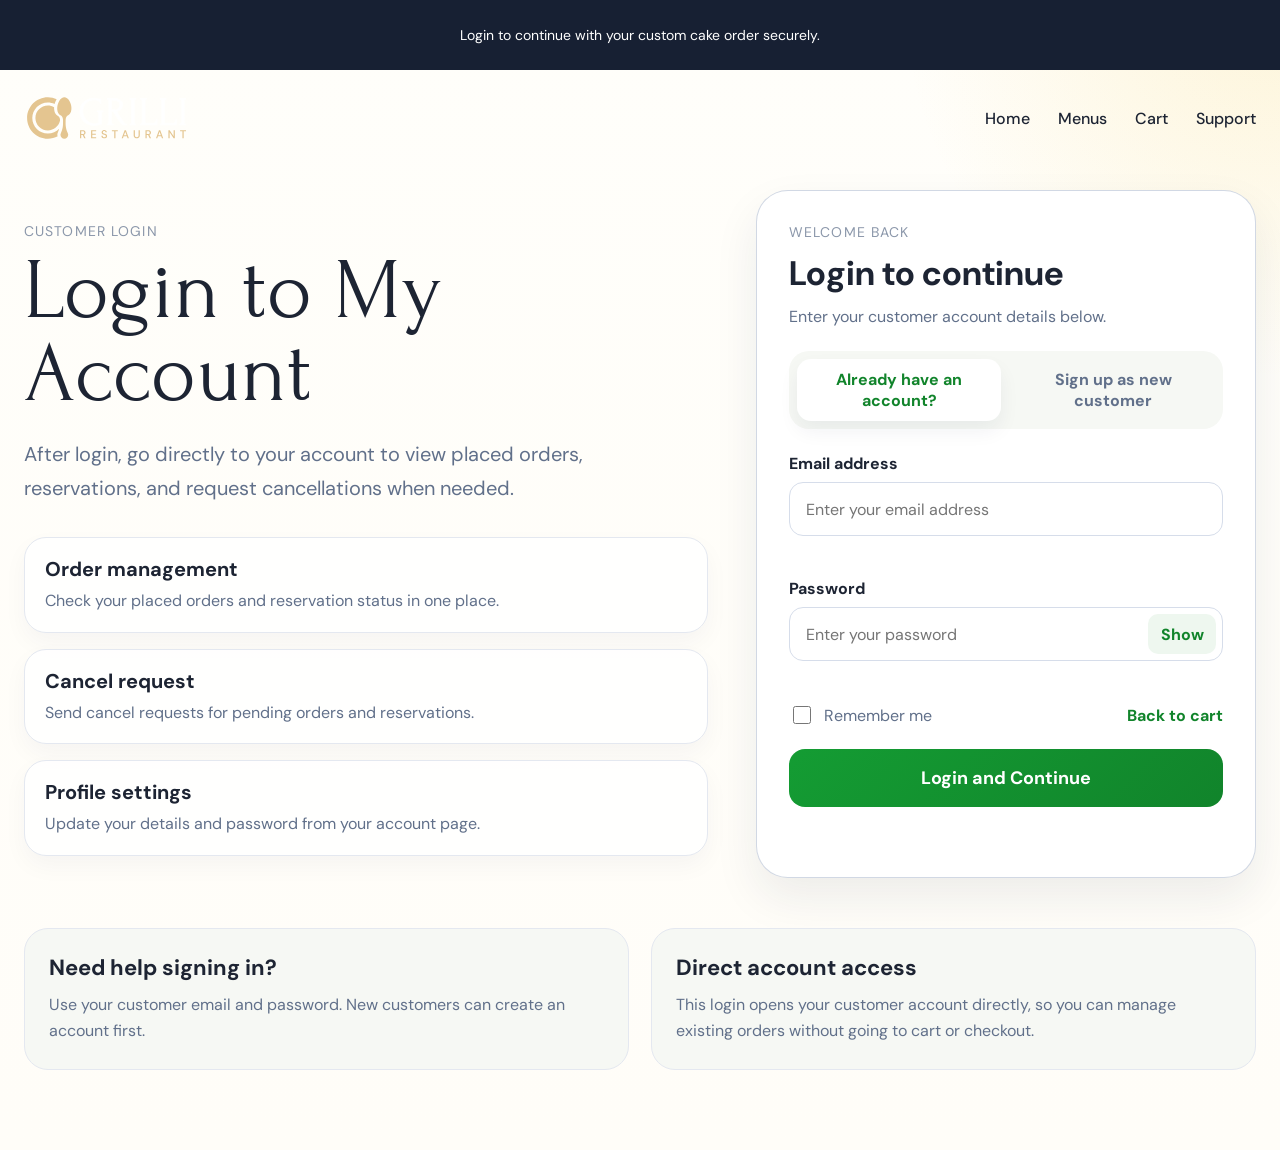
<file: src/main/resources/static/login.html>
<!DOCTYPE html>
<html lang="en">
<head>
  <meta charset="UTF-8">
  <meta name="viewport" content="width=device-width, initial-scale=1.0">
  <title>Customer Login | Cake Factory</title>
  <link rel="preconnect" href="https://fonts.googleapis.com">
  <link rel="preconnect" href="https://fonts.gstatic.com" crossorigin>
  <link href="https://fonts.googleapis.com/css2?family=DM+Sans:wght@400;500;700&family=Forum&display=swap" rel="stylesheet">
  <link rel="stylesheet" href="./assets/css/login.css">
</head>
<body>
  <div class="page-shell">
    <header class="announcement-bar">
      <p>Login to continue with your custom cake order securely.</p>
    </header>

    <nav class="navbar">
      <a class="brand" href="./index.html">
        <img src="./assets/images/logo.svg" alt="Cake Factory logo">
      </a>

      <div class="nav-links">
        <a href="./index.html">Home</a>
        <a href="./menu.html">Menus</a>
        <a href="./cart.html">Cart</a>
        <a href="#login-support">Support</a>
      </div>
    </nav>

    <main class="login-page">
      <section class="login-hero">
        <div class="hero-copy">
          <p class="eyebrow">Customer Login</p>
          <h1>Login to My Account</h1>
          <p class="lead">After login, go directly to your account to view placed orders, reservations, and request cancellations when needed.</p>

          <div class="feature-list">
            <article class="feature-card">
              <strong>Order management</strong>
              <span>Check your placed orders and reservation status in one place.</span>
            </article>

            <article class="feature-card">
              <strong>Cancel request</strong>
              <span>Send cancel requests for pending orders and reservations.</span>
            </article>

            <article class="feature-card">
              <strong>Profile settings</strong>
              <span>Update your details and password from your account page.</span>
            </article>
          </div>
        </div>

        <div class="login-card">
          <div class="card-head">
            <p class="eyebrow" id="form-eyebrow">Welcome Back</p>
            <h2 id="form-title">Login to continue</h2>
            <p id="form-copy">Enter your customer account details below.</p>
          </div>

          <div class="account-switch">
            <button class="switch-btn active" id="login-tab" type="button">Already have an account?</button>
            <button class="switch-btn" id="signup-tab" type="button">Sign up as new customer</button>
          </div>

          <form id="customer-form" novalidate>
            <label class="field signup-only is-hidden" id="name-field">
              <span>Full name</span>
              <input id="name" type="text" placeholder="Enter your full name" autocomplete="name">
              <small id="name-error" class="error-text"></small>
            </label>

            <label class="field">
              <span>Email address</span>
              <input id="email" type="email" placeholder="Enter your email address" autocomplete="email">
              <small id="email-error" class="error-text"></small>
            </label>

            <label class="field signup-only is-hidden" id="phone-field">
              <span>Phone number</span>
              <input id="phone" type="tel" inputmode="numeric" placeholder="Enter 10 digit phone number" autocomplete="tel">
              <small id="phone-error" class="error-text"></small>
            </label>

            <label class="field signup-only is-hidden" id="address-field">
              <span>Address</span>
              <input id="address" type="text" placeholder="Enter your address" autocomplete="street-address">
              <small id="address-error" class="error-text"></small>
            </label>

            <label class="field">
              <span>Password</span>
              <div class="password-wrap">
                <input id="password" type="password" placeholder="Enter your password" autocomplete="current-password">
                <button id="toggle-password" class="toggle-btn" type="button">Show</button>
              </div>
              <small id="password-error" class="error-text"></small>
            </label>

            <label class="field signup-only is-hidden" id="confirm-password-field">
              <span>Confirm password</span>
              <div class="password-wrap">
                <input id="confirm-password" type="password" placeholder="Enter password again" autocomplete="new-password">
                <button id="toggle-confirm-password" class="toggle-btn" type="button">Show</button>
              </div>
              <small id="confirm-password-error" class="error-text"></small>
            </label>

            <div class="form-row">
              <label class="remember-row">
                <input id="remember-me" type="checkbox">
                <span>Remember me</span>
              </label>
              <a href="./cart.html" class="text-link">Back to cart</a>
            </div>

            <button class="login-btn" id="submit-btn" type="submit">Login and Continue</button>
            <p id="status-message" class="status-message" aria-live="polite"></p>
          </form>
        </div>
      </section>

      <section class="support-strip" id="login-support">
        <article>
          <h3>Need help signing in?</h3>
          <p>Use your customer email and password. New customers can create an account first.</p>
        </article>
        <article>
          <h3>Direct account access</h3>
          <p>This login opens your customer account directly, so you can manage existing orders without going to cart or checkout.</p>
        </article>
      </section>
    </main>
  </div>

  <script src="./assets/js/login.js"></script>
</body>
</html>
</file>
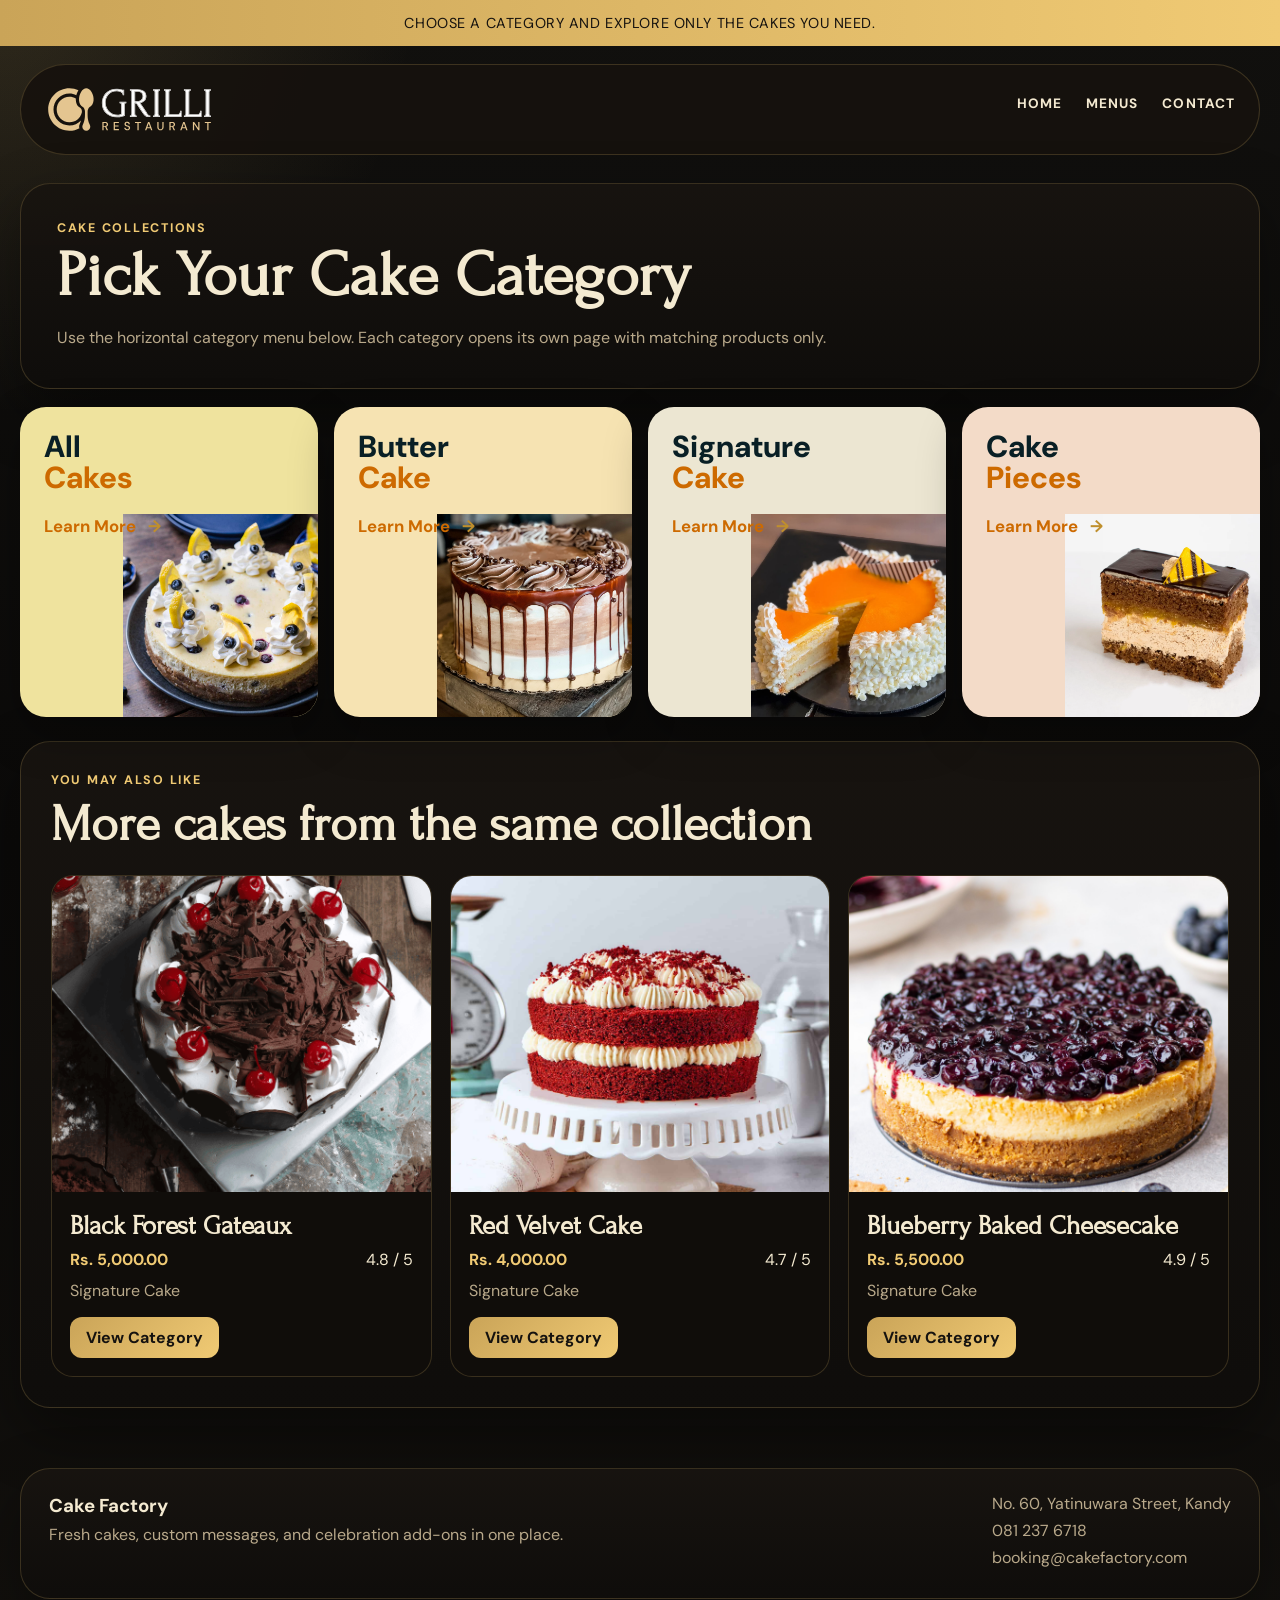
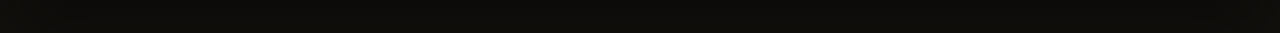
<file: src/main/resources/static/menu.html>
<!DOCTYPE html>
<html lang="en">
<head>
  <meta charset="UTF-8">
  <meta name="viewport" content="width=device-width, initial-scale=1.0">
  <title>Menu | Cake Factory</title>
  <link rel="preconnect" href="https://fonts.googleapis.com">
  <link rel="preconnect" href="https://fonts.gstatic.com" crossorigin>
  <link href="https://fonts.googleapis.com/css2?family=DM+Sans:wght@400;500;700&family=Forum&display=swap" rel="stylesheet">
  <link rel="stylesheet" href="./assets/css/menu.css">
</head>
<body>
<div class="page-shell">
  <header class="topbar">
    <p>Choose a category and explore only the cakes you need.</p>
  </header>

  <nav class="navbar">
    <a class="brand" href="./index.html">
      <img src="./assets/images/logo.svg" alt="Cake Factory logo">
    </a>

    <div class="nav-links">
      <a href="./index.html" class="hover-underline"><span>Home</span></a>
      <a href="./menu.html" class="hover-underline"><span>Menus</span></a>
      <a href="./contact.html" class="hover-underline"><span>Contact</span></a>
    </div>
  </nav>

  <main class="menu-page">
    <section class="hero-panel">
      <p class="eyebrow">Cake Collections</p>
      <h1>Pick Your Cake Category</h1>
      <p class="hero-text">Use the horizontal category menu below. Each category opens its own page with matching products only.</p>
    </section>

    <section class="category-showcase" aria-label="Cake categories">
      <a href="./all-cakes.html" class="category-card category-all">
        <div class="category-copy">
          <h3>All <span>Cakes</span></h3>
          <p>Learn More <span class="arrow">→</span></p>
        </div>
        <img src="./assets/images/Blueberry Baked Cheesecake 4.png" alt="All cakes category">
      </a>

      <a href="./butter-cakes.html" class="category-card category-butter">
        <div class="category-copy">
          <h3>Butter <span>Cake</span></h3>
          <p>Learn More <span class="arrow">→</span></p>
        </div>
        <img src="./assets/images/Marble Gateau 2.png" alt="Butter cakes category">
      </a>

      <a href="./signature-cakes.html" class="category-card category-signature">
        <div class="category-copy">
          <h3>Signature <span>Cake</span></h3>
          <p>Learn More <span class="arrow">→</span></p>
        </div>
        <img src="./assets/images/orange 1.png" alt="Signature cakes category">
      </a>

      <a href="./cake-pieces.html" class="category-card category-pieces">
        <div class="category-copy">
          <h3>Cake <span>Pieces</span></h3>
          <p>Learn More <span class="arrow">→</span></p>
        </div>
        <img src="./assets/images/Chocolate Pineapple Gateau Slice.png" alt="Cake pieces category">
      </a>
    </section>

    <section class="preview-panel">
      <div class="preview-head">
        <p class="eyebrow">You May Also Like</p>
        <h2>More cakes from the same collection</h2>
      </div>

      <div class="preview-grid">
        <article class="preview-card">
          <img src="./assets/images/Black-forest-Gateau.png" alt="Black Forest Gateaux">
          <div class="preview-body">
            <h3>Black Forest Gateaux</h3>
            <div class="preview-meta">
              <strong>Rs. 5,000.00</strong>
              <span>4.8 / 5</span>
            </div>
            <p>Signature Cake</p>
            <a href="./signature-cakes.html" class="card-link">View Category</a>
          </div>
        </article>

        <article class="preview-card">
          <img src="./assets/images/Red Velvet Cake 2.png" alt="Red Velvet Cake">
          <div class="preview-body">
            <h3>Red Velvet Cake</h3>
            <div class="preview-meta">
              <strong>Rs. 4,000.00</strong>
              <span>4.7 / 5</span>
            </div>
            <p>Signature Cake</p>
            <a href="./signature-cakes.html" class="card-link">View Category</a>
          </div>
        </article>

        <article class="preview-card">
          <img src="./assets/images/Blueberry Baked Cheesecake.png" alt="Blueberry Baked Cheesecake">
          <div class="preview-body">
            <h3>Blueberry Baked Cheesecake</h3>
            <div class="preview-meta">
              <strong>Rs. 5,500.00</strong>
              <span>4.9 / 5</span>
            </div>
            <p>Signature Cake</p>
            <a href="./signature-cakes.html" class="card-link">View Category</a>
          </div>
        </article>
      </div>
    </section>
  </main>

  <footer class="footer" id="menu-footer">
    <div>
      <h3>Cake Factory</h3>
      <p>Fresh cakes, custom messages, and celebration add-ons in one place.</p>
    </div>
    <div>
      <p>No. 60, Yatinuwara Street, Kandy</p>
      <p>081 237 6718</p>
      <p>booking@cakefactory.com</p>
    </div>
  </footer>
</div>

<script src="./assets/js/session-guard.js"></script>
<script src="./assets/js/menu.js"></script>
</body>
</html>
</file>
<file: frontend/assets/css/admin-login.css>
:root {
  --bg: #0f0f0f;
  --panel: #181818;
  --text: #f4f4f4;
  --muted: #b4b4b4;
  --accent: #f5c542;
  --accent-dark: #d8a815;
  --border: #2a2a2a;
  --danger: #ff7b7b;
}

* { box-sizing: border-box; }

body {
  margin: 0;
  font-family: Arial, sans-serif;
  background: var(--bg);
  color: var(--text);
}

.admin-login-page {
  min-height: 100vh;
  display: grid;
  place-items: center;
  padding: 24px;
}

.admin-login-card {
  width: 100%;
  max-width: 420px;
  background: var(--panel);
  border: 1px solid var(--border);
  border-radius: 10px;
  padding: 28px;
}

.admin-login-card h1 {
  margin: 0 0 8px;
  color: var(--accent);
}

.admin-login-card p {
  margin: 0 0 18px;
  color: var(--muted);
}

label {
  display: block;
  margin-bottom: 8px;
  color: var(--text);
  font-size: 14px;
}

input[type="text"],
input[type="password"] {
  width: 100%;
  margin-bottom: 14px;
  padding: 11px 12px;
  border: 1px solid #353535;
  border-radius: 6px;
  background: #111;
  color: var(--text);
}

.show-password {
  display: flex;
  align-items: center;
  gap: 8px;
  margin-bottom: 14px;
}

button[type="submit"] {
  width: 100%;
  padding: 11px 12px;
  background: var(--accent);
  color: #171717;
  border: 0;
  border-radius: 6px;
  font-weight: 700;
  cursor: pointer;
}

button[type="submit"]:hover { background: var(--accent-dark); }

.status-message {
  min-height: 20px;
  margin: 12px 0 0;
  color: var(--muted);
  font-size: 14px;
}

.status-message.error { color: var(--danger); }

.back-link {
  display: inline-block;
  margin-top: 16px;
  color: var(--accent);
  text-decoration: none;
}
</file>
<file: src/main/resources/static/assets/css/admin.css>
:root { --yellow:#f7c325; --black:#111; --line:#2a2a2a; --panel:#1a1a1a; --text:#f7f7f7; --muted:#c9b36d; --danger:#c43a3a; }
*{box-sizing:border-box}
body{margin:0;background:var(--black);color:var(--text);font-family:Arial,sans-serif}
.shell{max-width:1400px;margin:0 auto;padding:16px}
.topbar{background:var(--panel);border:1px solid var(--yellow);padding:14px}
.topbar h1{margin:0;color:var(--yellow)}
.topbar p{margin:6px 0 0;color:var(--muted)}
.nav-links{display:flex;gap:10px;flex-wrap:wrap;align-items:center}
.nav-links a{color:var(--yellow);text-decoration:none;border:1px solid #444;padding:6px 10px;background:#131313}
.nav-links a:hover{background:#1e1e1e}
.panel{background:var(--panel);border:1px solid var(--line);padding:14px;margin-top:14px}
.grid{display:grid;grid-template-columns:repeat(3,minmax(0,1fr));gap:8px}
.grid.two{grid-template-columns:repeat(2,minmax(0,1fr))}
input,select,textarea{width:100%;padding:8px;border:1px solid #444;background:#0f0f0f;color:var(--text)}
.field{display:flex;flex-direction:column;gap:6px}
.field span{font-size:12px;color:var(--muted)}
.btn{padding:8px 10px;border:1px solid var(--yellow);background:#222;color:var(--yellow);cursor:pointer}
.btn.primary{background:var(--yellow);color:#111;font-weight:700}
.status{min-height:20px;color:var(--yellow)}
.hidden{display:none}
.head{display:flex;justify-content:space-between;align-items:center}
.kpi-grid{display:grid;grid-template-columns:repeat(4,minmax(0,1fr));gap:8px}
.kpi-grid article{border:1px solid #444;padding:10px}
.kpi-grid span{font-size:12px;color:var(--muted)}
.kpi-grid strong{display:block;margin-top:4px;font-size:22px}
.full{grid-column:1 / -1}
table{width:100%;border-collapse:collapse;margin:8px 0 12px}
th,td{border-bottom:1px solid #333;padding:6px;text-align:left;vertical-align:top;font-size:13px}
th{color:var(--yellow)}
.thumb{width:70px;height:70px;object-fit:cover;border:1px solid #444;display:block;margin-top:4px}
.link{color:var(--yellow);word-break:break-all}
.split{display:grid;grid-template-columns:1.1fr 1fr;gap:12px}
.danger{background:var(--danger)!important;color:#fff!important;border-color:var(--danger)!important}
.notification-list{display:grid;gap:8px}
.notification-item{display:flex;justify-content:space-between;align-items:flex-start;gap:12px;border:1px solid #555;background:#161616;padding:12px 14px;cursor:pointer;border-radius:8px}
.notification-item:hover{border-color:var(--yellow);background:#1d1d1d}
.notification-item p{margin:0;font-size:15px;line-height:1.45;color:#f5f5f5;font-weight:600}
.notification-item small{display:block;margin-top:6px;color:#ffd44d;font-size:12px;line-height:1.35}
.notification-item .link{font-weight:700;white-space:nowrap;align-self:center}
.badge{display:inline-block;min-width:24px;text-align:center;padding:2px 8px;border-radius:999px;background:var(--yellow);color:#111;font-weight:700}
.toast-container{position:fixed;top:14px;right:14px;z-index:1000;display:grid;gap:8px;max-width:320px}
.toast{padding:10px 12px;border:1px solid #666;background:#1b1b1b;color:#fff;border-radius:6px;box-shadow:0 4px 14px rgba(0,0,0,.35)}
.toast.success{border-color:#2f8f56}
.toast.error{border-color:#c43a3a}
@media(max-width:900px){.grid,.grid.two,.kpi-grid,.split{grid-template-columns:1fr}}
</file>
<file: src/main/resources/static/assets/css/all-cakes.css>
:root {
  --text: #f4ead1;
  --muted: #b9a98b;
  --line: rgba(218, 184, 105, 0.2);
  --accent: #f0ca74;
  --accent-soft: rgba(240, 202, 116, 0.2);
  --shadow: 0 20px 48px rgba(0, 0, 0, 0.35);
}

* { box-sizing: border-box; }

body {
  margin: 0;
  font-family: "DM Sans", sans-serif;
  color: var(--text);
  background:
    radial-gradient(circle at top left, rgba(216, 183, 106, 0.12), transparent 20%),
    linear-gradient(180deg, #11100e 0%, #0b0a09 52%, #12100d 100%);
}

img { display: block; width: 100%; }
input, select { font: inherit; }

.topbar {
  padding: 14px 20px;
  text-align: center;
  background: linear-gradient(90deg, #caa458, #f0ca74);
  color: #15120f;
  text-transform: uppercase;
  letter-spacing: 0.04em;
  font-size: 0.86rem;
}

.topbar p { margin: 0; }

.navbar {
  width: min(1240px, calc(100% - 32px));
  margin: 18px auto 0;
  border: 1px solid var(--line);
  border-radius: 999px;
  background: rgba(22, 18, 14, 0.92);
  padding: 16px 22px;
  display: flex;
  justify-content: space-between;
  align-items: center;
}

.brand img { width: 165px; }
.nav-links { display: flex; gap: 20px; }
.nav-links a { color: var(--text); text-decoration: none; font-weight: 700; font-size: 0.84rem; text-transform: uppercase; }

.catalog-page {
  width: min(1240px, calc(100% - 32px));
  margin: 26px auto 60px;
}

.hero,
.footer {
  border: 1px solid var(--line);
  border-radius: 28px;
  background: linear-gradient(180deg, rgba(24, 20, 16, 0.96), rgba(15, 13, 11, 0.98));
  box-shadow: var(--shadow);
}

.hero { padding: 32px; }

.eyebrow {
  margin: 0 0 8px;
  color: var(--accent);
  text-transform: uppercase;
  letter-spacing: 0.14em;
  font-size: 0.76rem;
  font-weight: 700;
}

.hero h1 {
  margin: 0;
  font-family: "Forum", serif;
  font-size: clamp(2.2rem, 5vw, 4.1rem);
}

.hero p { margin: 14px 0 0; color: var(--muted); line-height: 1.7; max-width: 760px; }

.category-strip {
  margin: 18px 0;
  display: flex;
  gap: 10px;
  overflow-x: auto;
}

.category-pill {
  text-decoration: none;
  color: var(--text);
  border: 1px solid var(--line);
  border-radius: 999px;
  padding: 11px 18px;
  white-space: nowrap;
  font-weight: 700;
  background: #1c1713;
}

.category-pill.active {
  background: var(--accent-soft);
  border-color: var(--accent);
}

.tools {
  margin-top: 8px;
  display: grid;
  grid-template-columns: 1fr 220px;
  gap: 12px;
}

.tools input,
.tools select {
  border: 1px solid var(--line);
  border-radius: 16px;
  background: #1b1612;
  color: var(--text);
  padding: 13px 14px;
}

.catalog-head {
  margin: 24px 0 14px;
  display: flex;
  justify-content: space-between;
  align-items: center;
}

.catalog-head h2 {
  margin: 0;
  font-family: "Forum", serif;
  font-size: 2.3rem;
}

.catalog-head p { margin: 0; color: var(--muted); }

.product-grid {
  display: grid;
  grid-template-columns: repeat(3, minmax(0, 1fr));
  gap: 18px;
}

.product-card {
  border: 1px solid var(--line);
  border-radius: 22px;
  overflow: hidden;
  background: linear-gradient(180deg, rgba(28, 23, 18, 0.98), rgba(18, 15, 12, 0.98));
  box-shadow: var(--shadow);
  transform: translateY(10px);
  opacity: 0;
  transition: transform 260ms ease, opacity 260ms ease;
}

.product-card.show {
  transform: translateY(0);
  opacity: 1;
}

.product-card img { aspect-ratio: 1.18 / 1; object-fit: cover; }

.product-body { padding: 16px; }
.product-body h3 { margin: 0 0 8px; font-size: 1.34rem; }
.product-body p { margin: 0 0 12px; color: var(--muted); min-height: 46px; }

.product-name-link {
  color: var(--text);
  text-decoration: none;
  transition: color 160ms ease;
}

.product-name-link:hover {
  color: var(--accent);
}

.meta {
  display: flex;
  justify-content: space-between;
  align-items: center;
  margin-bottom: 12px;
}

.price { color: var(--accent); font-weight: 700; font-size: 1.2rem; }

.rating {
  padding: 4px 9px;
  border-radius: 999px;
  border: 1px solid var(--line);
  color: var(--muted);
}

.cart-btn {
  border: none;
  background: #dff1e3;
  color: #137a35;
  font-weight: 700;
  border-radius: 12px;
  padding: 10px 16px;
  cursor: pointer;
  transition: background-color 160ms ease, color 160ms ease, transform 160ms ease;
}

.cart-btn:hover {
  transform: translateY(-1px);
}

.cart-btn.added {
  background: #1e8d42;
  color: #f4fff7;
}

.empty {
  border: 1px dashed var(--line);
  border-radius: 20px;
  color: var(--muted);
  text-align: center;
  padding: 42px 16px;
}

.footer {
  width: min(1240px, calc(100% - 32px));
  margin: 0 auto 32px;
  padding: 24px;
  display: flex;
  justify-content: space-between;
  gap: 18px;
}

.footer h3, .footer p { margin: 0 0 6px; }
.footer p { color: var(--muted); }

@media (max-width: 1080px) {
  .product-grid { grid-template-columns: repeat(2, minmax(0, 1fr)); }
}

@media (max-width: 760px) {
  .navbar, .nav-links, .footer { flex-direction: column; align-items: flex-start; }
  .tools { grid-template-columns: 1fr; }
  .product-grid { grid-template-columns: 1fr; }
}
</file>
<file: src/main/resources/static/assets/css/butter-cakes.css>
:root {
  --text: #f4ead1;
  --muted: #b9a98b;
  --line: rgba(218, 184, 105, 0.2);
  --accent: #f0ca74;
  --accent-soft: rgba(240, 202, 116, 0.2);
  --shadow: 0 20px 48px rgba(0, 0, 0, 0.35);
}

* { box-sizing: border-box; }

body {
  margin: 0;
  font-family: "DM Sans", sans-serif;
  color: var(--text);
  background:
    radial-gradient(circle at top left, rgba(216, 183, 106, 0.12), transparent 20%),
    linear-gradient(180deg, #11100e 0%, #0b0a09 52%, #12100d 100%);
}

img { display: block; width: 100%; }
input, select { font: inherit; }

.topbar {
  padding: 14px 20px;
  text-align: center;
  background: linear-gradient(90deg, #caa458, #f0ca74);
  color: #15120f;
  text-transform: uppercase;
  letter-spacing: 0.04em;
  font-size: 0.86rem;
}

.topbar p { margin: 0; }

.navbar {
  width: min(1240px, calc(100% - 32px));
  margin: 18px auto 0;
  border: 1px solid var(--line);
  border-radius: 999px;
  background: rgba(22, 18, 14, 0.92);
  padding: 16px 22px;
  display: flex;
  justify-content: space-between;
  align-items: center;
}

.brand img { width: 165px; }
.nav-links { display: flex; gap: 20px; }
.nav-links a { color: var(--text); text-decoration: none; font-weight: 700; font-size: 0.84rem; text-transform: uppercase; }

.catalog-page {
  width: min(1240px, calc(100% - 32px));
  margin: 26px auto 60px;
}

.hero,
.footer {
  border: 1px solid var(--line);
  border-radius: 28px;
  background: linear-gradient(180deg, rgba(24, 20, 16, 0.96), rgba(15, 13, 11, 0.98));
  box-shadow: var(--shadow);
}

.hero { padding: 32px; }

.eyebrow {
  margin: 0 0 8px;
  color: var(--accent);
  text-transform: uppercase;
  letter-spacing: 0.14em;
  font-size: 0.76rem;
  font-weight: 700;
}

.hero h1 {
  margin: 0;
  font-family: "Forum", serif;
  font-size: clamp(2.2rem, 5vw, 4.1rem);
}

.hero p { margin: 14px 0 0; color: var(--muted); line-height: 1.7; max-width: 760px; }

.category-strip {
  margin: 18px 0;
  display: flex;
  gap: 10px;
  overflow-x: auto;
}

.category-pill {
  text-decoration: none;
  color: var(--text);
  border: 1px solid var(--line);
  border-radius: 999px;
  padding: 11px 18px;
  white-space: nowrap;
  font-weight: 700;
  background: #1c1713;
}

.category-pill.active {
  background: var(--accent-soft);
  border-color: var(--accent);
}

.tools {
  margin-top: 8px;
  display: grid;
  grid-template-columns: 1fr 220px;
  gap: 12px;
}

.tools input,
.tools select {
  border: 1px solid var(--line);
  border-radius: 16px;
  background: #1b1612;
  color: var(--text);
  padding: 13px 14px;
}

.catalog-head {
  margin: 24px 0 14px;
  display: flex;
  justify-content: space-between;
  align-items: center;
}

.catalog-head h2 {
  margin: 0;
  font-family: "Forum", serif;
  font-size: 2.3rem;
}

.catalog-head p { margin: 0; color: var(--muted); }

.product-grid {
  display: grid;
  grid-template-columns: repeat(3, minmax(0, 1fr));
  gap: 18px;
}

.product-card {
  border: 1px solid var(--line);
  border-radius: 22px;
  overflow: hidden;
  background: linear-gradient(180deg, rgba(28, 23, 18, 0.98), rgba(18, 15, 12, 0.98));
  box-shadow: var(--shadow);
  transform: translateY(10px);
  opacity: 0;
  transition: transform 260ms ease, opacity 260ms ease;
}

.product-card.show {
  transform: translateY(0);
  opacity: 1;
}

.product-card img { aspect-ratio: 1.18 / 1; object-fit: cover; }

.product-body { padding: 16px; }
.product-body h3 { margin: 0 0 8px; font-size: 1.34rem; }
.product-body p { margin: 0 0 12px; color: var(--muted); min-height: 46px; }

.product-name-link {
  color: var(--text);
  text-decoration: none;
  transition: color 160ms ease;
}

.product-name-link:hover {
  color: var(--accent);
}

.meta {
  display: flex;
  justify-content: space-between;
  align-items: center;
  margin-bottom: 12px;
}

.price { color: var(--accent); font-weight: 700; font-size: 1.2rem; }

.rating {
  padding: 4px 9px;
  border-radius: 999px;
  border: 1px solid var(--line);
  color: var(--muted);
}

.cart-btn {
  border: none;
  background: #dff1e3;
  color: #137a35;
  font-weight: 700;
  border-radius: 12px;
  padding: 10px 16px;
  cursor: pointer;
  transition: background-color 160ms ease, color 160ms ease, transform 160ms ease;
}

.cart-btn:hover {
  transform: translateY(-1px);
}

.cart-btn.added {
  background: #1e8d42;
  color: #f4fff7;
}

.empty {
  border: 1px dashed var(--line);
  border-radius: 20px;
  color: var(--muted);
  text-align: center;
  padding: 42px 16px;
}

.footer {
  width: min(1240px, calc(100% - 32px));
  margin: 0 auto 32px;
  padding: 24px;
  display: flex;
  justify-content: space-between;
  gap: 18px;
}

.footer h3, .footer p { margin: 0 0 6px; }
.footer p { color: var(--muted); }

@media (max-width: 1080px) {
  .product-grid { grid-template-columns: repeat(2, minmax(0, 1fr)); }
}

@media (max-width: 760px) {
  .navbar, .nav-links, .footer { flex-direction: column; align-items: flex-start; }
  .tools { grid-template-columns: 1fr; }
  .product-grid { grid-template-columns: 1fr; }
}
</file>
<file: src/main/resources/static/assets/css/cake-pieces.css>
:root {
  --text: #f4ead1;
  --muted: #b9a98b;
  --line: rgba(218, 184, 105, 0.2);
  --accent: #f0ca74;
  --accent-soft: rgba(240, 202, 116, 0.2);
  --shadow: 0 20px 48px rgba(0, 0, 0, 0.35);
}

* { box-sizing: border-box; }

body {
  margin: 0;
  font-family: "DM Sans", sans-serif;
  color: var(--text);
  background:
    radial-gradient(circle at top left, rgba(216, 183, 106, 0.12), transparent 20%),
    linear-gradient(180deg, #11100e 0%, #0b0a09 52%, #12100d 100%);
}

img { display: block; width: 100%; }
input, select { font: inherit; }

.topbar {
  padding: 14px 20px;
  text-align: center;
  background: linear-gradient(90deg, #caa458, #f0ca74);
  color: #15120f;
  text-transform: uppercase;
  letter-spacing: 0.04em;
  font-size: 0.86rem;
}

.topbar p { margin: 0; }

.navbar {
  width: min(1240px, calc(100% - 32px));
  margin: 18px auto 0;
  border: 1px solid var(--line);
  border-radius: 999px;
  background: rgba(22, 18, 14, 0.92);
  padding: 16px 22px;
  display: flex;
  justify-content: space-between;
  align-items: center;
}

.brand img { width: 165px; }
.nav-links { display: flex; gap: 20px; }
.nav-links a { color: var(--text); text-decoration: none; font-weight: 700; font-size: 0.84rem; text-transform: uppercase; }

.catalog-page {
  width: min(1240px, calc(100% - 32px));
  margin: 26px auto 60px;
}

.hero,
.footer {
  border: 1px solid var(--line);
  border-radius: 28px;
  background: linear-gradient(180deg, rgba(24, 20, 16, 0.96), rgba(15, 13, 11, 0.98));
  box-shadow: var(--shadow);
}

.hero { padding: 32px; }

.eyebrow {
  margin: 0 0 8px;
  color: var(--accent);
  text-transform: uppercase;
  letter-spacing: 0.14em;
  font-size: 0.76rem;
  font-weight: 700;
}

.hero h1 {
  margin: 0;
  font-family: "Forum", serif;
  font-size: clamp(2.2rem, 5vw, 4.1rem);
}

.hero p { margin: 14px 0 0; color: var(--muted); line-height: 1.7; max-width: 760px; }

.category-strip {
  margin: 18px 0;
  display: flex;
  gap: 10px;
  overflow-x: auto;
}

.category-pill {
  text-decoration: none;
  color: var(--text);
  border: 1px solid var(--line);
  border-radius: 999px;
  padding: 11px 18px;
  white-space: nowrap;
  font-weight: 700;
  background: #1c1713;
}

.category-pill.active {
  background: var(--accent-soft);
  border-color: var(--accent);
}

.tools {
  margin-top: 8px;
  display: grid;
  grid-template-columns: 1fr 220px;
  gap: 12px;
}

.tools input,
.tools select {
  border: 1px solid var(--line);
  border-radius: 16px;
  background: #1b1612;
  color: var(--text);
  padding: 13px 14px;
}

.catalog-head {
  margin: 24px 0 14px;
  display: flex;
  justify-content: space-between;
  align-items: center;
}

.catalog-head h2 {
  margin: 0;
  font-family: "Forum", serif;
  font-size: 2.3rem;
}

.catalog-head p { margin: 0; color: var(--muted); }

.product-grid {
  display: grid;
  grid-template-columns: repeat(3, minmax(0, 1fr));
  gap: 18px;
}

.product-card {
  border: 1px solid var(--line);
  border-radius: 22px;
  overflow: hidden;
  background: linear-gradient(180deg, rgba(28, 23, 18, 0.98), rgba(18, 15, 12, 0.98));
  box-shadow: var(--shadow);
  transform: translateY(10px);
  opacity: 0;
  transition: transform 260ms ease, opacity 260ms ease;
}

.product-card.show {
  transform: translateY(0);
  opacity: 1;
}

.product-card img { aspect-ratio: 1.18 / 1; object-fit: cover; }

.product-body { padding: 16px; }
.product-body h3 { margin: 0 0 8px; font-size: 1.34rem; }
.product-body p { margin: 0 0 12px; color: var(--muted); min-height: 46px; }

.product-name-link {
  color: var(--text);
  text-decoration: none;
  transition: color 160ms ease;
}

.product-name-link:hover {
  color: var(--accent);
}

.meta {
  display: flex;
  justify-content: space-between;
  align-items: center;
  margin-bottom: 12px;
}

.price { color: var(--accent); font-weight: 700; font-size: 1.2rem; }

.rating {
  padding: 4px 9px;
  border-radius: 999px;
  border: 1px solid var(--line);
  color: var(--muted);
}

.cart-btn {
  border: none;
  background: #dff1e3;
  color: #137a35;
  font-weight: 700;
  border-radius: 12px;
  padding: 10px 16px;
  cursor: pointer;
  transition: background-color 160ms ease, color 160ms ease, transform 160ms ease;
}

.cart-btn:hover {
  transform: translateY(-1px);
}

.cart-btn.added {
  background: #1e8d42;
  color: #f4fff7;
}

.empty {
  border: 1px dashed var(--line);
  border-radius: 20px;
  color: var(--muted);
  text-align: center;
  padding: 42px 16px;
}

.footer {
  width: min(1240px, calc(100% - 32px));
  margin: 0 auto 32px;
  padding: 24px;
  display: flex;
  justify-content: space-between;
  gap: 18px;
}

.footer h3, .footer p { margin: 0 0 6px; }
.footer p { color: var(--muted); }

@media (max-width: 1080px) {
  .product-grid { grid-template-columns: repeat(2, minmax(0, 1fr)); }
}

@media (max-width: 760px) {
  .navbar, .nav-links, .footer { flex-direction: column; align-items: flex-start; }
  .tools { grid-template-columns: 1fr; }
  .product-grid { grid-template-columns: 1fr; }
}
</file>
<file: src/main/resources/static/assets/css/cart.css>
:root {
  --bg: #0a0a0a;
  --surface: #141414;
  --surface-soft: #1d1d1d;
  --text: #f5f2e9;
  --muted: #b8af98;
  --line: #3e2f19;
  --accent: #e3b347;
  --accent-dark: #c89832;
  --ok: #9fe8b7;
  --danger: #ffb2b2;
  --shadow: 0 20px 45px rgba(0, 0, 0, 0.25);
}

* { box-sizing: border-box; }
body { margin: 0; font-family: "DM Sans", sans-serif; color: var(--text); background: var(--bg); }
img { max-width: 100%; display: block; }
a { color: inherit; text-decoration: none; }
.page-shell { min-height: 100vh; }
.announcement-bar { background: #111; color: var(--muted); text-align: center; padding: 12px 20px; font-size: 14px; border-bottom: 1px solid var(--line); }
.navbar { max-width: 1320px; margin: 0 auto; padding: 22px 24px; display: flex; align-items: center; justify-content: space-between; gap: 20px; }
.brand img { height: 52px; }
.nav-links { display: flex; gap: 28px; align-items: center; }
.nav-links a { font-size: 16px; font-weight: 500; }
.cart-indicator { display: inline-flex; align-items: center; gap: 10px; position: relative; }
.cart-icon { font-size: 24px; }
.cart-count { min-width: 22px; height: 22px; padding: 0 6px; border-radius: 999px; background: var(--accent); color: #1a1407; display: inline-flex; align-items: center; justify-content: center; font-size: 12px; font-weight: 700; }
.cart-page { max-width: 1320px; margin: 0 auto; padding: 20px 24px 80px; }
.page-title { margin-bottom: 28px; }
.eyebrow { margin: 0 0 6px; color: var(--accent); font-size: 14px; text-transform: uppercase; letter-spacing: 0.08em; }
.page-title h1 { margin: 0; font-family: "Forum", serif; font-size: clamp(56px, 9vw, 92px); line-height: 0.95; font-weight: 400; }
.cart-layout { display: grid; grid-template-columns: minmax(0, 2fr) 380px; gap: 36px; align-items: start; }
.cart-main-card, .cart-summary-card { background: var(--surface); border: 1px solid var(--line); border-radius: 18px; box-shadow: var(--shadow); }
.cart-main-card { padding: 24px 30px 30px; }
.pending-order-panel { margin-bottom: 24px; padding: 20px 22px; border: 1px solid #4a3a23; border-radius: 12px; background: #2b2213; }
.pending-order-panel.is-hidden { display: none; }
.pending-order-panel h3 { margin: 0 0 8px; font-size: 24px; color: var(--accent); }
.pending-order-panel p { margin: 0; color: var(--muted); font-size: 16px; line-height: 1.6; }
.cart-summary-card { padding: 30px; position: sticky; top: 24px; }
.cart-summary-card h2 { margin: 0 0 24px; font-size: 34px; line-height: 1; color: var(--accent); }
.cart-table-head { display: grid; grid-template-columns: 2.5fr 1fr 1.1fr 1fr 44px; gap: 20px; padding: 14px 0 18px; color: var(--muted); font-size: 17px; font-weight: 700; border-bottom: 1px solid var(--line); }
.cart-row { display: grid; grid-template-columns: 2.5fr 1fr 1.1fr 1fr 44px; gap: 20px; align-items: center; padding: 24px 0; border-bottom: 1px solid var(--line); }
.product-cell { display: flex; align-items: center; gap: 18px; min-width: 0; }
.product-cell img { width: 100px; height: 100px; border-radius: 14px; object-fit: cover; flex-shrink: 0; }
.product-copy h3 { margin: 0 0 8px; font-size: 24px; line-height: 1.1; font-weight: 700; color: var(--accent); }
.product-copy p { margin: 0; color: var(--muted); font-size: 16px; line-height: 1.45; }
.cell-price, .cell-subtotal { font-size: 20px; font-weight: 700; }
.cell-subtotal { color: var(--accent); }
.qty-control { width: fit-content; display: inline-flex; align-items: center; gap: 12px; padding: 8px 12px; background: var(--surface-soft); border-radius: 12px; border: 1px solid #3d3524; }
.qty-control button { width: 38px; height: 38px; border: 1px solid #4a3a23; border-radius: 9px; background: #2b2213; color: var(--accent); font-size: 22px; font-weight: 700; cursor: pointer; }
.qty-control span { min-width: 18px; text-align: center; font-size: 20px; }
.cell-remove { display: flex; align-items: center; justify-content: center; }
.delete-btn { background: transparent; border: none; color: var(--muted); font-size: 24px; cursor: pointer; padding: 6px; line-height: 1; }
.delete-btn:hover { color: var(--danger); }
.summary-row { display: flex; align-items: center; justify-content: space-between; gap: 16px; padding: 18px 0; border-bottom: 1px solid var(--line); font-size: 18px; }
.summary-row span { color: var(--muted); }
.summary-row strong { font-size: 20px; }
.summary-row.total strong { color: var(--accent); }
.checkout-btn { margin-top: 24px; display: inline-flex; width: 100%; justify-content: center; align-items: center; min-height: 56px; border-radius: 12px; background: linear-gradient(135deg, var(--accent), var(--accent-dark)); color: #1a1407; font-size: 17px; font-weight: 700; }
.coupon-panel { margin-top: 24px; padding: 22px; border: 1px solid var(--line); border-radius: 14px; background: var(--surface-soft); }
.coupon-panel h2 { margin: 0 0 14px; font-size: 24px; color: var(--accent); }
.coupon-form { display: flex; gap: 12px; margin-bottom: 10px; }
.coupon-form input { flex: 1; min-height: 48px; border: 1px solid #3d3524; border-radius: 10px; padding: 0 14px; font-size: 16px; outline: none; background: #141414; color: var(--text); }
.coupon-form button { min-width: 110px; border: none; border-radius: 10px; background: #2b2213; color: var(--accent); font-weight: 700; cursor: pointer; padding: 0 16px; border: 1px solid #4a3a23; }
#coupon-message { margin: 0; color: var(--muted); }
.cart-empty { padding: 30px 0; text-align: center; color: var(--muted); font-size: 17px; }
.benefits-row { display: grid; grid-template-columns: repeat(3, 1fr); gap: 20px; margin-top: 36px; }
.benefit-card { background: var(--surface); border: 1px solid var(--line); border-radius: 14px; padding: 18px; display: flex; align-items: center; gap: 16px; }
.benefit-card img { width: 56px; height: 56px; object-fit: contain; }
.benefit-card h3 { margin: 0 0 6px; font-size: 18px; color: var(--accent); }
.benefit-card p { margin: 0; color: var(--muted); }
.newsletter-panel { margin-top: 32px; background: var(--surface); border: 1px solid var(--line); border-radius: 18px; padding: 24px; display: grid; grid-template-columns: 1.5fr 340px; gap: 24px; align-items: center; }
.newsletter-copy h2 { margin: 0 0 16px; font-size: 30px; color: var(--accent); }
.newsletter-form { display: flex; gap: 10px; }
.newsletter-form input { flex: 1; min-height: 48px; border: 1px solid #3d3524; border-radius: 10px; padding: 0 14px; font-size: 16px; background: #141414; color: var(--text); }
.newsletter-form button { border: none; border-radius: 10px; background: linear-gradient(135deg, var(--accent), var(--accent-dark)); color: #1a1407; font-weight: 700; padding: 0 22px; cursor: pointer; }
.newsletter-panel img { width: 100%; max-width: 280px; justify-self: end; border-radius: 14px; }
.footer { margin-top: 50px; padding: 42px 24px; background: #111; color: #fff; display: grid; grid-template-columns: 1.5fr 1fr 1fr 1fr; gap: 28px; border-top: 1px solid var(--line); }
.footer-brand img { height: 48px; margin-bottom: 14px; }
.footer p, .footer a { color: rgba(255, 255, 255, 0.82); }
@media (max-width: 1100px) {
  .cart-layout { grid-template-columns: 1fr; }
  .cart-summary-card { position: static; }
  .benefits-row, .footer, .newsletter-panel { grid-template-columns: 1fr; }
  .newsletter-panel img { justify-self: start; }
}
@media (max-width: 820px) {
  .nav-links { display: none; }
  .cart-main-card { padding: 20px; }
  .cart-table-head { display: none; }
  .cart-row { grid-template-columns: 1fr; gap: 16px; padding: 20px 0; }
  .product-cell { align-items: flex-start; }
  .product-cell img { width: 88px; height: 88px; border-radius: 12px; }
  .product-copy h3 { font-size: 21px; }
  .product-copy p, .cell-price, .cell-subtotal, .qty-control span { font-size: 16px; }
  .cell-remove { justify-content: flex-start; }
  .coupon-form, .newsletter-form { flex-direction: column; }
}
</file>
<file: src/main/resources/static/assets/css/checkout.css>
:root {
  --bg: #0a0a0a;
  --surface: #141414;
  --surface-soft: #1d1d1d;
  --text: #f5f2e9;
  --muted: #b8af98;
  --line: #3e2f19;
  --accent: #e3b347;
  --accent-dark: #c89832;
  --danger: #ffb2b2;
  --shadow: 0 20px 45px rgba(0, 0, 0, 0.25);
}

* {
  box-sizing: border-box;
}

body {
  margin: 0;
  font-family: "DM Sans", sans-serif;
  color: var(--text);
  background: var(--bg);
}

img {
  max-width: 100%;
  display: block;
}

a {
  color: inherit;
  text-decoration: none;
}

button,
input,
select,
textarea {
  font: inherit;
}

.page-shell {
  min-height: 100vh;
}

.announcement-bar {
  background: #111;
  color: var(--muted);
  text-align: center;
  padding: 12px 20px;
  font-size: 14px;
}

.navbar {
  max-width: 1320px;
  margin: 0 auto;
  padding: 22px 24px;
  display: flex;
  align-items: center;
  justify-content: space-between;
  gap: 20px;
}

.brand img {
  height: 52px;
}

.nav-links {
  display: flex;
  gap: 28px;
  align-items: center;
}

.nav-links a {
  font-size: 16px;
  font-weight: 500;
}

.checkout-page {
  max-width: 1320px;
  margin: 0 auto;
  padding: 20px 24px 80px;
}

.page-title {
  margin-bottom: 28px;
}

.eyebrow {
  margin: 0 0 6px;
  color: var(--accent);
  font-size: 14px;
  text-transform: uppercase;
  letter-spacing: 0.08em;
}

.page-title h1 {
  margin: 0;
  font-family: "Forum", serif;
  font-size: clamp(56px, 9vw, 92px);
  line-height: 0.95;
  font-weight: 400;
}

.checkout-layout {
  display: grid;
  grid-template-columns: minmax(0, 1.6fr) 400px;
  gap: 32px;
  align-items: start;
}

.checkout-main,
.summary-panel {
  display: grid;
  gap: 24px;
}

.checkout-card,
.summary-card {
  background: var(--surface);
  border: 1px solid rgba(204, 212, 226, 0.9);
  border: 1px solid var(--line);
  border-radius: 28px;
  box-shadow: var(--shadow);
  padding: 28px;
}

.summary-card {
  position: sticky;
  top: 24px;
}

.card-head {
  display: flex;
  align-items: center;
  justify-content: space-between;
  gap: 16px;
  margin-bottom: 24px;
}

.card-head h2,
.summary-card h2 {
  margin: 0;
  font-size: 32px;
}

.small-btn {
  border: none;
  border-radius: 12px;
  background: var(--surface-soft);
  color: var(--accent);
  border: 1px solid var(--line);
  padding: 10px 14px;
  cursor: pointer;
  font-weight: 700;
}

.customer-grid {
  display: grid;
  grid-template-columns: repeat(2, 1fr);
  gap: 22px;
}

.label {
  display: block;
  margin-bottom: 6px;
  color: var(--muted);
  font-size: 14px;
  text-transform: uppercase;
  letter-spacing: 0.06em;
}

.customer-grid strong {
  font-size: 20px;
  line-height: 1.5;
}

.form-grid {
  display: grid;
  grid-template-columns: repeat(2, 1fr);
  gap: 18px;
}

.field {
  display: block;
  margin-bottom: 18px;
}

.field span {
  display: block;
  margin-bottom: 8px;
  font-weight: 700;
}

.field input,
.field select,
.field textarea {
  width: 100%;
  border: 1px solid #3d3524;
  border-radius: 14px;
  padding: 14px 16px;
  background: var(--surface-soft);
  color: var(--text);
}

.field textarea {
  resize: vertical;
  min-height: 120px;
}

.field input:focus,
.field select:focus,
.field textarea:focus {
  outline: none;
  border-color: var(--accent);
}

.payment-options {
  display: grid;
  grid-template-columns: repeat(3, minmax(0, 1fr));
  gap: 14px;
  margin-bottom: 18px;
}

.payment-card {
  min-height: 64px;
  border: 1px solid var(--line);
  border-radius: 18px;
  background: var(--surface-soft);
  color: var(--text);
  font-weight: 700;
  cursor: pointer;
}

.payment-card.active {
  border-color: var(--accent);
  background: #2b2213;
  color: var(--accent);
}

.status-message {
  min-height: 24px;
  margin: 0 0 12px;
  color: var(--accent);
}

.status-message.error,
.error-text {
  color: var(--danger);
}

.error-text {
  display: block;
  min-height: 18px;
  margin-top: 6px;
  font-size: 13px;
}

.place-order-btn {
  width: 100%;
  min-height: 58px;
  border: none;
  border-radius: 16px;
  background: linear-gradient(135deg, var(--accent), var(--accent-dark));
  color: #1a1407;
  font-size: 18px;
  font-weight: 700;
  cursor: pointer;
}

.summary-items {
  display: grid;
  gap: 14px;
  margin: 22px 0 20px;
}

.summary-item {
  display: grid;
  grid-template-columns: 72px 1fr auto;
  gap: 14px;
  align-items: center;
  padding-bottom: 14px;
  border-bottom: 1px solid var(--line);
}

.summary-item img {
  width: 72px;
  height: 72px;
  border-radius: 16px;
  object-fit: cover;
}

.summary-item h3 {
  margin: 0 0 4px;
  font-size: 17px;
}

.summary-item p {
  margin: 0;
  color: var(--muted);
  font-size: 14px;
  line-height: 1.45;
}

.summary-item strong {
  font-size: 16px;
}

.summary-row {
  display: flex;
  align-items: center;
  justify-content: space-between;
  gap: 16px;
  padding-top: 16px;
  font-size: 18px;
}

.summary-row span {
  color: var(--muted);
}

.summary-row.total {
  border-top: 1px solid var(--line);
  margin-top: 12px;
  padding-top: 18px;
}

.summary-row.total strong {
  color: var(--accent);
}

@media (max-width: 1100px) {
  .checkout-layout {
    grid-template-columns: 1fr;
  }

  .summary-card {
    position: static;
  }
}

@media (max-width: 820px) {
  .nav-links {
    display: none;
  }

  .customer-grid,
  .form-grid,
  .payment-options {
    grid-template-columns: 1fr;
  }

  .checkout-card,
  .summary-card {
    padding: 22px 18px;
    border-radius: 22px;
  }

  .summary-item {
    grid-template-columns: 60px 1fr;
  }
}
</file>
<file: src/main/resources/static/assets/css/contact.css>
:root {
  --bg: #0a0a0a;
  --surface: #111111;
  --text: #f7f4ea;
  --muted: #bbb4a1;
  --accent: #e4b44c;
  --accent-dark: #cb9a34;
  --line: #2d2618;
}

* {
  box-sizing: border-box;
}

body {
  margin: 0;
  font-family: "DM Sans", sans-serif;
  background: var(--bg);
  color: var(--text);
}

.page-shell {
  max-width: 1200px;
  margin: 0 auto;
  min-height: 100vh;
  padding: 0 20px 48px;
}

.topbar {
  padding: 14px 0;
  color: var(--muted);
  font-size: 14px;
  border-bottom: 1px solid var(--line);
}

.navbar {
  display: flex;
  align-items: center;
  justify-content: space-between;
  gap: 24px;
  padding: 18px 0;
}

.brand img {
  width: 120px;
}

.nav-links {
  display: flex;
  gap: 22px;
}

.nav-links a {
  text-decoration: none;
  color: var(--text);
  font-weight: 700;
  letter-spacing: 0.06em;
  text-transform: uppercase;
  font-size: 13px;
}

.nav-links a.active {
  color: var(--accent);
}

.contact-page {
  max-width: 700px;
  margin: 42px auto 0;
}

.contact-hero h1 {
  text-align: center;
  font-family: "Forum", serif;
  font-size: clamp(38px, 5vw, 56px);
  margin: 0 0 36px;
}

.contact-details {
  display: grid;
  grid-template-columns: repeat(2, minmax(200px, 1fr));
  gap: 30px;
  margin-bottom: 44px;
}

.contact-details article {
  text-align: center;
}

.icon-circle {
  width: 94px;
  height: 94px;
  border-radius: 50%;
  margin: 0 auto 16px;
  display: grid;
  place-items: center;
  font-size: 38px;
  color: var(--accent);
  background: #1c1812;
}

.contact-details h3 {
  margin: 0;
  font-size: 33px;
  font-family: "Forum", serif;
  font-weight: 500;
}

.contact-form-card {
  background: var(--surface);
  border: 1px solid var(--line);
  border-radius: 12px;
  padding: 24px;
  box-shadow: 0 0 0 1px rgba(228, 180, 76, 0.08), 0 20px 50px rgba(0, 0, 0, 0.45);
}

#contactForm {
  display: grid;
  gap: 16px;
}

#contactForm input,
#contactForm textarea {
  width: 100%;
  padding: 14px 16px;
  border: 1px solid #3a3121;
  font-size: 16px;
  font-family: inherit;
  background: #171717;
  color: var(--text);
}

#contactForm textarea {
  resize: vertical;
  min-height: 140px;
}

#contactForm input:focus,
#contactForm textarea:focus {
  outline: none;
  border-color: var(--accent);
}

#contactForm button {
  border: 0;
  padding: 13px 24px;
  width: fit-content;
  background: var(--accent);
  color: #fff;
  font-size: 22px;
  font-family: "Forum", serif;
  letter-spacing: 0.04em;
  cursor: pointer;
}

#contactForm button:hover {
  background: var(--accent-dark);
}

.form-message {
  margin: 4px 0 0;
  min-height: 20px;
  background: rgba(48, 90, 60, 0.25);
  border: 1px solid rgba(102, 201, 136, 0.45);
  color: #9df0b6;
  font-weight: 600;
  padding: 12px 14px;
  border-radius: 8px;
}

.form-message.error {
  background: rgba(130, 35, 35, 0.25);
  border-color: rgba(255, 120, 120, 0.5);
  color: #ffb2b2;
}

@media (max-width: 720px) {
  .contact-details {
    grid-template-columns: 1fr;
  }

  .contact-details h3 {
    font-size: 30px;
  }
}
</file>
<file: src/main/resources/static/assets/css/customer-account.css>
:root {
  --bg: #0f1115;
  --surface: #171a21;
  --surface-soft: #1f2430;
  --text: #f3f5f8;
  --muted: #b5bfcc;
  --accent: #f2b33d;
  --line: #323a48;
  --ok: #8ce3ae;
  --error: #ffb2b2;
}

* { box-sizing: border-box; }

body {
  margin: 0;
  background: radial-gradient(circle at 0% 0%, #1b2230, var(--bg) 55%);
  color: var(--text);
  font-family: "DM Sans", sans-serif;
}

.page-shell { max-width: 1240px; margin: 0 auto; padding: 0 20px 40px; }
.topbar { padding: 12px 0; border-bottom: 1px solid var(--line); color: var(--muted); }
.navbar { display: flex; justify-content: space-between; align-items: center; padding: 18px 0; }
.brand img { width: 120px; }
.links { display: flex; gap: 20px; }
.links a { color: var(--text); text-decoration: none; font-size: 13px; font-weight: 700; text-transform: uppercase; }
.logout-btn {
  min-height: 34px;
  border-radius: 6px;
  border: 1px solid var(--accent);
  background: #12161f;
  color: var(--accent);
  font-size: 12px;
  font-weight: 700;
  text-transform: uppercase;
  padding: 0 12px;
  cursor: pointer;
}
.logout-btn:hover {
  background: var(--accent);
  color: #1a1407;
}
.layout { margin-top: 24px; }

.card {
  background: linear-gradient(180deg, #1b2130 0%, #171a21 100%);
  border: 1px solid var(--line);
  border-radius: 12px;
  padding: 22px;
}

.tabs { display: flex; flex-wrap: wrap; gap: 10px; margin-bottom: 18px; }
.tab-btn {
  min-height: 42px;
  border-radius: 8px;
  border: 1px solid #465068;
  background: var(--surface-soft);
  color: var(--text);
  padding: 0 14px;
  cursor: pointer;
  font-weight: 600;
}

.tab-btn.active {
  background: var(--accent);
  color: #241805;
  border-color: var(--accent);
}

h2 { font-family: "Forum", serif; font-size: 34px; margin: 0 0 8px; color: var(--accent); }
h3 { margin: 16px 0 8px; font-size: 20px; }
.muted { color: var(--muted); margin: 0 0 10px; }

.list-wrap { display: grid; gap: 12px; }
.item {
  background: var(--surface-soft);
  border: 1px solid #3c455b;
  border-radius: 8px;
  padding: 12px;
}

.item-head { display: flex; justify-content: space-between; gap: 12px; flex-wrap: wrap; }
.pill { padding: 4px 10px; border-radius: 999px; font-size: 12px; font-weight: 700; text-transform: uppercase; }
.pill.pending { background: #5a4315; color: #ffdf99; }
.pill.successful { background: #1d5532; color: #bbf8cc; }
.pill.cancelled { background: #682d2d; color: #ffc2c2; }
.pill.requested { background: #3f355f; color: #d2c0ff; }
.item p { margin: 6px 0; color: var(--muted); }

.item-actions { display: flex; gap: 10px; flex-wrap: wrap; margin-top: 10px; }
.item button,
form button {
  min-height: 40px;
  border-radius: 8px;
  border: 1px solid var(--accent);
  cursor: pointer;
  background: #131722;
  color: var(--accent);
  font-weight: 700;
  padding: 0 14px;
}
.item button:hover,
form button:hover {
  background: var(--accent);
  color: #1a1407;
}

.item button.btn-secondary {
  background: #191f2d;
  color: var(--text);
  border: 1px solid #5d6985;
}

.profile-grid { display: grid; grid-template-columns: 1fr 1fr; gap: 18px; }
.profile-card {
  border: 1px solid #354057;
  border-radius: 8px;
  padding: 16px;
  background: rgba(27, 33, 48, 0.45);
}

label { display: block; margin-bottom: 12px; font-weight: 600; }
input {
  width: 100%;
  min-height: 42px;
  margin-top: 6px;
  border-radius: 8px;
  border: 1px solid #415070;
  background: #161a25;
  color: var(--text);
  padding: 10px 12px;
  font: inherit;
}
select {
  width: 100%;
  min-height: 42px;
  margin-top: 6px;
  border-radius: 8px;
  border: 1px solid #415070;
  background: #161a25;
  color: var(--text);
  padding: 10px 12px;
  font: inherit;
}
textarea {
  width: 100%;
  min-height: 88px;
  margin-top: 6px;
  border-radius: 8px;
  border: 1px solid #415070;
  background: #161a25;
  color: var(--text);
  padding: 10px 12px;
  font: inherit;
  resize: vertical;
}
input[readonly],
textarea[readonly] {
  background: #101522;
  color: #d0d8e6;
  border-color: #38445e;
}

.status { min-height: 20px; color: var(--ok); font-weight: 600; margin-top: 12px; }
.status.error { color: var(--error); }
.is-hidden { display: none; }

.modal {
  position: fixed;
  inset: 0;
  background: rgba(8, 10, 15, 0.7);
  display: flex;
  justify-content: center;
  align-items: flex-start;
  overflow-y: auto;
  padding: 20px;
  z-index: 1000;
}

.modal.is-hidden {
  display: none;
}

.modal-card {
  width: min(680px, 100%);
  border-radius: 10px;
  border: 1px solid #415070;
  background: #171d2a;
  padding: 18px;
  max-height: calc(100vh - 40px);
  overflow-y: auto;
}

.modal-form {
  display: grid;
  gap: 10px;
  margin: 12px 0;
}

.modal-actions {
  display: flex;
  justify-content: flex-end;
  gap: 10px;
  position: sticky;
  bottom: 0;
  padding-top: 10px;
  background: #171d2a;
}

@media (max-width: 860px) {
  .profile-grid { grid-template-columns: 1fr; }
}
</file>
<file: src/main/resources/static/assets/css/customize-cake.css>
:root {
  --bg: #0b0b0b;
  --surface: #151515;
  --surface-soft: #1e1e1e;
  --text: #f5f2e9;
  --muted: #b7af9b;
  --accent: #e3b347;
  --accent-dark: #c89832;
  --line: #3a2d17;
  --ok: #8ee5ac;
  --error: #ffadad;
}

* { box-sizing: border-box; }
body { margin: 0; font-family: "DM Sans", sans-serif; background: var(--bg); color: var(--text); }
.page-shell { max-width: 1240px; margin: 0 auto; padding: 0 20px 40px; }
.topbar { padding: 12px 0; border-bottom: 1px solid var(--line); color: var(--muted); }
.navbar { display: flex; justify-content: space-between; align-items: center; padding: 18px 0; }
.brand img { width: 120px; }
.links { display: flex; gap: 20px; }
.links a { color: var(--text); text-decoration: none; font-size: 13px; font-weight: 700; letter-spacing: 0.08em; text-transform: uppercase; }
.layout { display: grid; grid-template-columns: 1fr 1.2fr; gap: 28px; margin-top: 26px; }
.intro-card, .form-card { background: var(--surface); border: 1px solid var(--line); border-radius: 18px; padding: 24px; }
.eyebrow { color: var(--accent); letter-spacing: 0.12em; text-transform: uppercase; font-size: 13px; margin: 0 0 10px; }
h1 { margin: 0 0 12px; font-family: "Forum", serif; font-size: 54px; font-weight: 500; line-height: 0.95; }
.intro-card p { color: var(--muted); line-height: 1.7; }
.intro-card ul { margin: 18px 0 0; padding-left: 18px; color: var(--text); line-height: 1.9; }
.grid { display: grid; grid-template-columns: 1fr 1fr; gap: 14px; }
label { display: block; font-weight: 600; margin-bottom: 12px; }
input, select, textarea {
  width: 100%; margin-top: 7px; background: var(--surface-soft); color: var(--text);
  border: 1px solid #3c3423; border-radius: 10px; min-height: 46px; padding: 10px 12px; font: inherit;
}
textarea { min-height: 90px; resize: vertical; }
input:focus, select:focus, textarea:focus { outline: none; border-color: var(--accent); }
button {
  border: 0; border-radius: 10px; background: var(--accent); color: #1a1408;
  min-height: 48px; padding: 0 20px; font-weight: 700; cursor: pointer;
}
button:hover { background: var(--accent-dark); }
.status { min-height: 22px; margin: 12px 0 0; color: var(--ok); font-weight: 600; }
.status.error { color: var(--error); }

@media (max-width: 980px) {
  .layout { grid-template-columns: 1fr; }
}
@media (max-width: 640px) {
  .grid { grid-template-columns: 1fr; }
  h1 { font-size: 42px; }
}
</file>
<file: src/main/resources/static/assets/css/login.css>
:root {
  --bg: #fffdf8;
  --surface: #ffffff;
  --surface-soft: #f6f8f4;
  --text: #1d2433;
  --muted: #61708a;
  --line: #e4e8f0;
  --green: #149c33;
  --green-dark: #11842b;
  --green-soft: #eef7ef;
  --gold: #f1c85c;
  --danger: #c83535;
  --shadow: 0 20px 45px rgba(25, 38, 70, 0.08);
}

* {
  box-sizing: border-box;
}

body {
  margin: 0;
  font-family: "DM Sans", sans-serif;
  color: var(--text);
  background:
    radial-gradient(circle at top right, rgba(244, 196, 48, 0.16), transparent 22%),
    linear-gradient(180deg, #fffefa 0%, #fffdf8 100%);
}

img {
  max-width: 100%;
  display: block;
}

a {
  color: inherit;
  text-decoration: none;
}

button,
input {
  font: inherit;
}

.page-shell {
  min-height: 100vh;
}

.announcement-bar {
  background: #172033;
  color: #fff;
  text-align: center;
  padding: 12px 20px;
  font-size: 14px;
}

.navbar {
  max-width: 1320px;
  margin: 0 auto;
  padding: 22px 24px;
  display: flex;
  align-items: center;
  justify-content: space-between;
  gap: 20px;
}

.brand img {
  height: 52px;
}

.nav-links {
  display: flex;
  gap: 28px;
  align-items: center;
}

.nav-links a {
  font-size: 16px;
  font-weight: 500;
}

.login-page {
  max-width: 1320px;
  margin: 0 auto;
  padding: 24px 24px 80px;
}

.login-hero {
  display: grid;
  grid-template-columns: minmax(0, 1.08fr) 500px;
  gap: 36px;
  align-items: start;
}

.hero-copy {
  padding: 32px 12px 32px 0;
}

.eyebrow {
  margin: 0 0 10px;
  color: #8b97aa;
  font-size: 14px;
  text-transform: uppercase;
  letter-spacing: 0.08em;
}

.hero-copy h1 {
  margin: 0;
  font-family: "Forum", serif;
  font-size: clamp(54px, 8vw, 86px);
  line-height: 0.96;
  font-weight: 400;
}

.lead {
  max-width: 640px;
  margin: 22px 0 0;
  color: var(--muted);
  font-size: 20px;
  line-height: 1.7;
}

.feature-list {
  display: grid;
  gap: 16px;
  margin-top: 32px;
}

.feature-card {
  padding: 18px 20px;
  border: 1px solid var(--line);
  border-radius: 22px;
  background: rgba(255, 255, 255, 0.86);
  box-shadow: 0 10px 24px rgba(25, 38, 70, 0.04);
}

.feature-card strong {
  display: block;
  margin-bottom: 6px;
  font-size: 20px;
}

.feature-card span {
  color: var(--muted);
  line-height: 1.6;
}

.login-card {
  background: var(--surface);
  border: 1px solid rgba(204, 212, 226, 0.9);
  border-radius: 32px;
  box-shadow: var(--shadow);
  padding: 32px;
}

.card-head h2 {
  margin: 0;
  font-size: 34px;
}

.card-head p:last-child {
  margin: 10px 0 0;
  color: var(--muted);
}

.account-switch {
  display: grid;
  grid-template-columns: 1fr 1fr;
  gap: 10px;
  margin-top: 24px;
  padding: 8px;
  border-radius: 20px;
  background: var(--surface-soft);
}

.switch-btn {
  min-height: 52px;
  border: none;
  border-radius: 14px;
  background: transparent;
  color: var(--muted);
  font-weight: 700;
  cursor: pointer;
  padding: 10px 14px;
}

.switch-btn.active {
  background: #fff;
  color: var(--green-dark);
  box-shadow: 0 10px 20px rgba(25, 38, 70, 0.06);
}

#customer-form {
  margin-top: 24px;
}

.field {
  display: block;
  margin-bottom: 18px;
}

.field span {
  display: block;
  margin-bottom: 8px;
  font-weight: 700;
}

.field input {
  width: 100%;
  min-height: 54px;
  border: 1px solid #d6ddea;
  border-radius: 14px;
  padding: 0 16px;
  background: #fff;
  color: var(--text);
}

.field input:focus {
  outline: none;
  border-color: var(--green);
  box-shadow: 0 0 0 4px rgba(20, 156, 51, 0.12);
}

.password-wrap {
  position: relative;
}

.password-wrap input {
  padding-right: 86px;
}

.toggle-btn {
  position: absolute;
  top: 7px;
  right: 7px;
  min-width: 68px;
  height: 40px;
  border: none;
  border-radius: 10px;
  background: var(--green-soft);
  color: var(--green-dark);
  font-weight: 700;
  cursor: pointer;
}

.form-row {
  display: flex;
  align-items: center;
  justify-content: space-between;
  gap: 16px;
  margin: 10px 0 22px;
}

.remember-row {
  display: inline-flex;
  align-items: center;
  gap: 10px;
  color: var(--muted);
}

.remember-row input {
  width: 18px;
  height: 18px;
  accent-color: var(--green);
}

.text-link {
  color: var(--green-dark);
  font-weight: 700;
}

.login-btn {
  width: 100%;
  min-height: 58px;
  border: none;
  border-radius: 16px;
  background: linear-gradient(135deg, var(--green), var(--green-dark));
  color: #fff;
  font-size: 18px;
  font-weight: 700;
  cursor: pointer;
  transition: transform 0.2s ease, box-shadow 0.2s ease;
}

.login-btn:hover {
  transform: translateY(-1px);
  box-shadow: 0 16px 26px rgba(20, 156, 51, 0.22);
}

.status-message {
  min-height: 24px;
  margin: 14px 0 0;
  color: var(--green-dark);
}

.status-message.error,
.error-text {
  color: var(--danger);
}

.error-text {
  display: block;
  min-height: 18px;
  margin-top: 6px;
  font-size: 13px;
}

.is-hidden {
  display: none;
}

.support-strip {
  margin-top: 40px;
  display: grid;
  grid-template-columns: repeat(2, 1fr);
  gap: 22px;
}

.support-strip article {
  padding: 24px;
  border-radius: 24px;
  border: 1px solid var(--line);
  background: var(--surface-soft);
}

.support-strip h3 {
  margin: 0 0 10px;
  font-size: 22px;
}

.support-strip p {
  margin: 0;
  color: var(--muted);
  line-height: 1.65;
}

@media (max-width: 1100px) {
  .login-hero,
  .support-strip {
    grid-template-columns: 1fr;
  }
}

@media (max-width: 820px) {
  .nav-links {
    display: none;
  }

  .login-card {
    padding: 24px 20px;
    border-radius: 24px;
  }

  .account-switch {
    grid-template-columns: 1fr;
  }

  .form-row {
    flex-direction: column;
    align-items: flex-start;
  }
}
</file>
<file: src/main/resources/static/assets/css/menu.css>
:root {
  --bg: #0f0d0b;
  --surface: #171411;
  --surface-soft: #201913;
  --text: #f4ead1;
  --muted: #b9a98b;
  --line: rgba(218, 184, 105, 0.2);
  --accent: #f0ca74;
  --shadow: 0 24px 60px rgba(0, 0, 0, 0.38);
  --radius-xl: 30px;
  --radius-lg: 22px;
}

* { box-sizing: border-box; }

body {
  margin: 0;
  font-family: "DM Sans", sans-serif;
  color: var(--text);
  background:
    radial-gradient(circle at top left, rgba(216, 183, 106, 0.15), transparent 20%),
    linear-gradient(180deg, #11100e 0%, #0b0a09 52%, #12100d 100%);
}

img { display: block; max-width: 100%; }

.topbar {
  padding: 14px 24px;
  text-align: center;
  background: linear-gradient(90deg, #caa458, #f0ca74);
  color: #15120f;
  font-size: 0.9rem;
  letter-spacing: 0.04em;
  text-transform: uppercase;
}

.topbar p { margin: 0; }

.navbar {
  width: min(1240px, calc(100% - 32px));
  margin: 18px auto 0;
  padding: 18px 24px;
  border: 1px solid var(--line);
  border-radius: 999px;
  background: rgba(22, 18, 14, 0.92);
  display: flex;
  align-items: center;
  justify-content: space-between;
}

.brand img { width: 170px; }

.nav-links { display: flex; gap: 24px; }

.nav-links a {
  position: relative;
  color: var(--text);
  text-decoration: none;
  font-weight: 700;
  text-transform: uppercase;
  font-size: 0.85rem;
  letter-spacing: 0.08em;
  padding-bottom: 12px;
}

.nav-links .hover-underline::after {
  content: "";
  position: absolute;
  left: 0;
  right: 0;
  bottom: 0;
  height: 2px;
  background: var(--accent);
  transform: scaleX(0);
  transform-origin: left;
  transition: transform 180ms ease;
}

.nav-links .hover-underline:hover::after { transform: scaleX(1); }

.menu-page {
  width: min(1240px, calc(100% - 32px));
  margin: 28px auto 60px;
}

.hero-panel,
.preview-panel,
.footer {
  border: 1px solid var(--line);
  border-radius: var(--radius-xl);
  background: linear-gradient(180deg, rgba(24, 20, 16, 0.96), rgba(15, 13, 11, 0.98));
  box-shadow: var(--shadow);
}

.hero-panel { padding: 36px; }

.eyebrow {
  margin: 0 0 8px;
  color: var(--accent);
  text-transform: uppercase;
  letter-spacing: 0.14em;
  font-size: 0.78rem;
  font-weight: 700;
}

.hero-panel h1,
.preview-head h2 {
  margin: 0;
  font-family: "Forum", serif;
}

.hero-panel h1 { font-size: clamp(2.5rem, 5vw, 4.4rem); line-height: 1; }
.hero-text { margin: 16px 0 0; color: var(--muted); line-height: 1.75; max-width: 780px; }

.category-showcase {
  margin: 18px 0 24px;
  display: grid;
  grid-template-columns: repeat(4, minmax(0, 1fr));
  gap: 16px;
}

.category-card {
  min-height: 310px;
  border-radius: 26px;
  text-decoration: none;
  position: relative;
  overflow: hidden;
  padding: 24px;
  display: flex;
  flex-direction: column;
  justify-content: space-between;
  transition: transform 220ms ease, box-shadow 220ms ease;
  box-shadow: 0 18px 45px rgba(0, 0, 0, 0.28);
}

.category-card:hover {
  transform: translateY(-5px);
  box-shadow: 0 26px 52px rgba(0, 0, 0, 0.34);
}

.category-card img {
  position: absolute;
  right: -16px;
  bottom: -8px;
  width: 72%;
  max-height: 68%;
  object-fit: contain;
  object-position: bottom right;
}

.category-copy {
  position: relative;
  z-index: 2;
}

.category-copy h3 {
  margin: 0;
  font-size: clamp(1.9rem, 2.2vw, 2.8rem);
  line-height: 1.02;
  font-weight: 800;
  color: #091f25;
}

.category-copy h3 span {
  display: block;
  color: #cd6a00;
}

.category-copy p {
  margin: 22px 0 0;
  font-weight: 700;
  font-size: 1.05rem;
  color: #cd6a00;
}

.category-copy .arrow {
  margin-left: 8px;
  color: #bf8f2d;
}

.category-all { background: #efe39e; }
.category-butter { background: #f6e3b2; }
.category-signature { background: #ece6d2; }
.category-pieces { background: #f3dbc8; }

.preview-panel { padding: 30px; }

.preview-head h2 { font-size: clamp(2rem, 4vw, 3.2rem); }

.preview-grid {
  margin-top: 22px;
  display: grid;
  grid-template-columns: repeat(3, minmax(0, 1fr));
  gap: 18px;
}

.preview-card {
  border: 1px solid var(--line);
  border-radius: var(--radius-lg);
  overflow: hidden;
  background: #100d0a;
  transform: translateY(12px);
  opacity: 0;
  transition: transform 280ms ease, opacity 280ms ease;
}

.preview-card.show {
  transform: translateY(0);
  opacity: 1;
}

.preview-card img {
  width: 100%;
  aspect-ratio: 1.2 / 1;
  object-fit: cover;
}

.preview-body { padding: 18px; }
.preview-body h3 { margin: 0 0 8px; font-size: 1.7rem; font-family: "Forum", serif; }
.preview-body p { margin: 10px 0 16px; color: var(--muted); }

.preview-meta {
  display: flex;
  justify-content: space-between;
  align-items: center;
}

.preview-meta strong { color: var(--accent); }

.card-link {
  display: inline-block;
  text-decoration: none;
  color: #15120f;
  background: linear-gradient(135deg, #caa458, #f0ca74);
  padding: 10px 16px;
  border-radius: 12px;
  font-weight: 700;
}

.footer {
  width: min(1240px, calc(100% - 32px));
  margin: 0 auto 34px;
  padding: 24px 28px;
  display: flex;
  justify-content: space-between;
  gap: 20px;
}

.footer h3,
.footer p { margin: 0 0 6px; }
.footer p { color: var(--muted); }

@media (max-width: 980px) {
  .category-showcase {
    grid-template-columns: repeat(2, minmax(0, 1fr));
  }

  .preview-grid { grid-template-columns: 1fr; }
}

@media (max-width: 760px) {
  .navbar,
  .nav-links,
  .footer { flex-direction: column; align-items: flex-start; }

  .hero-panel,
  .preview-panel,
  .footer { padding: 22px; }

  .category-showcase {
    grid-template-columns: 1fr;
  }
}
</file>
